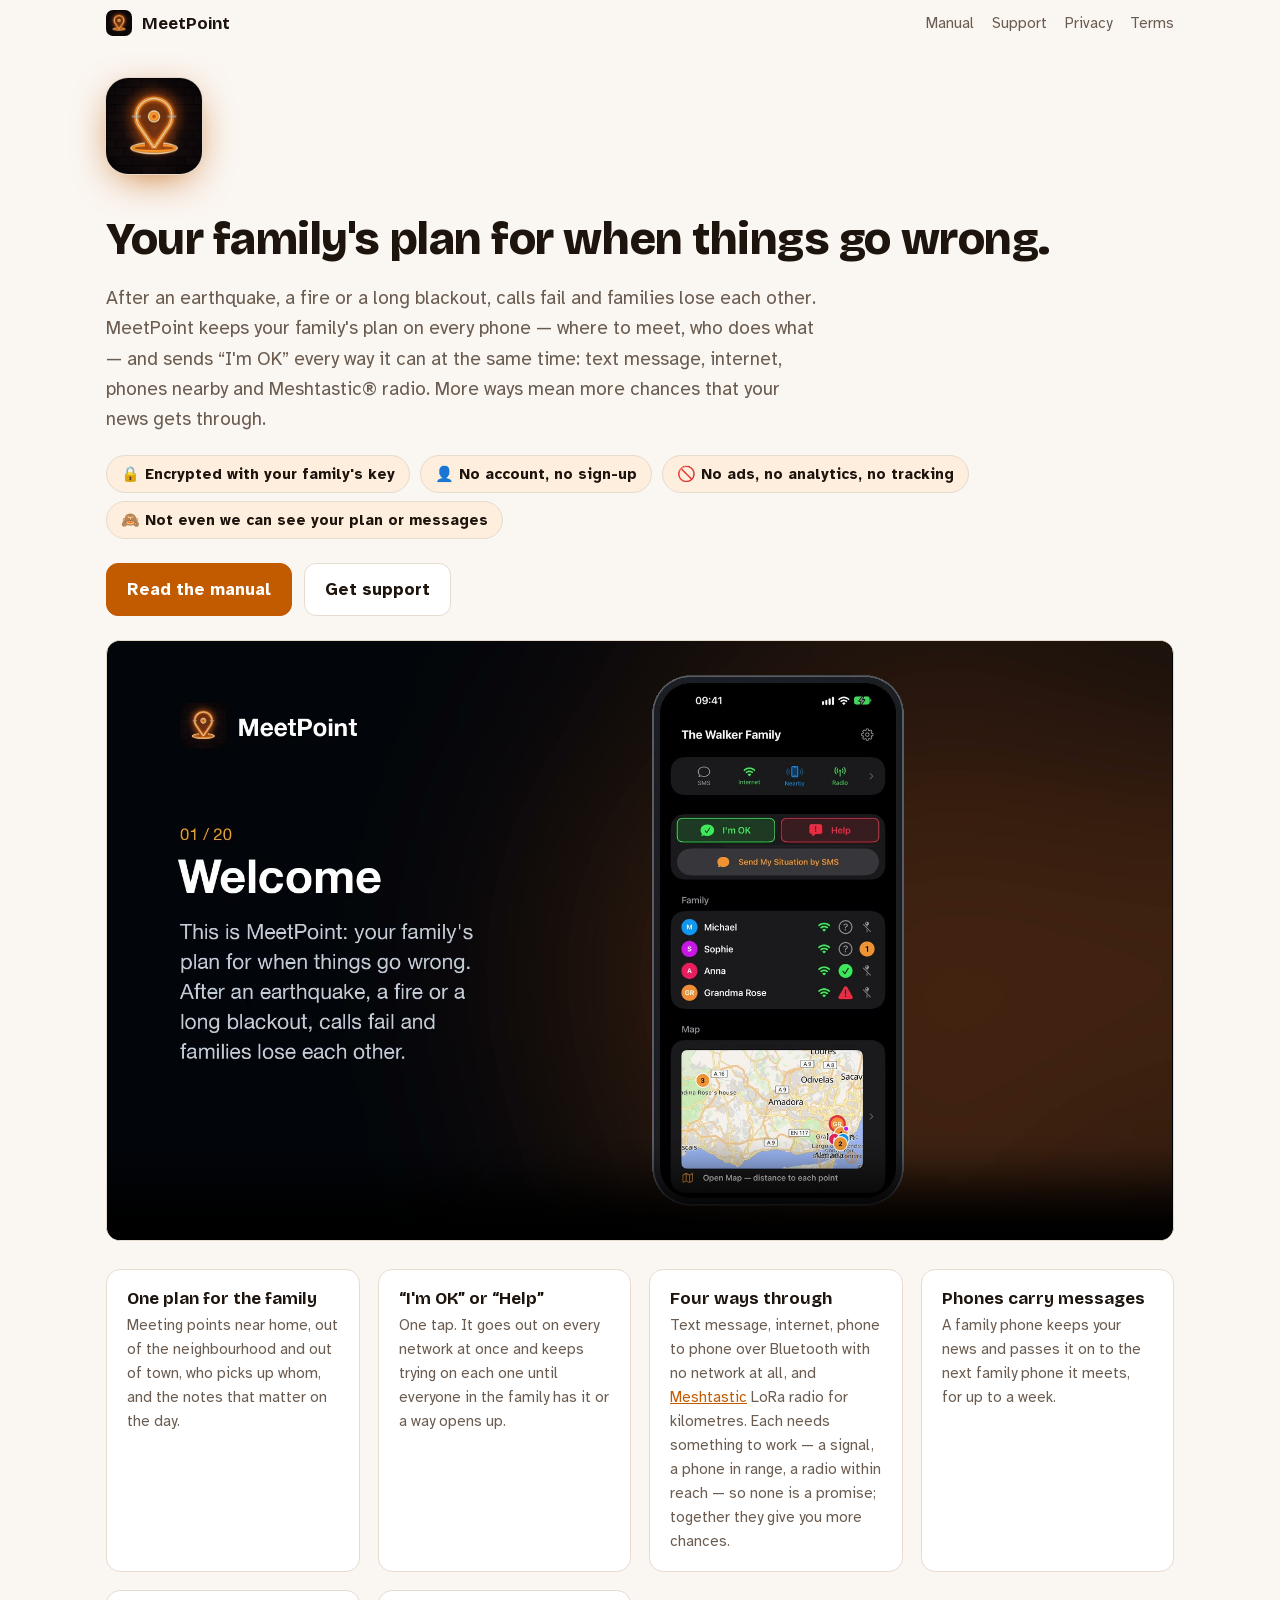
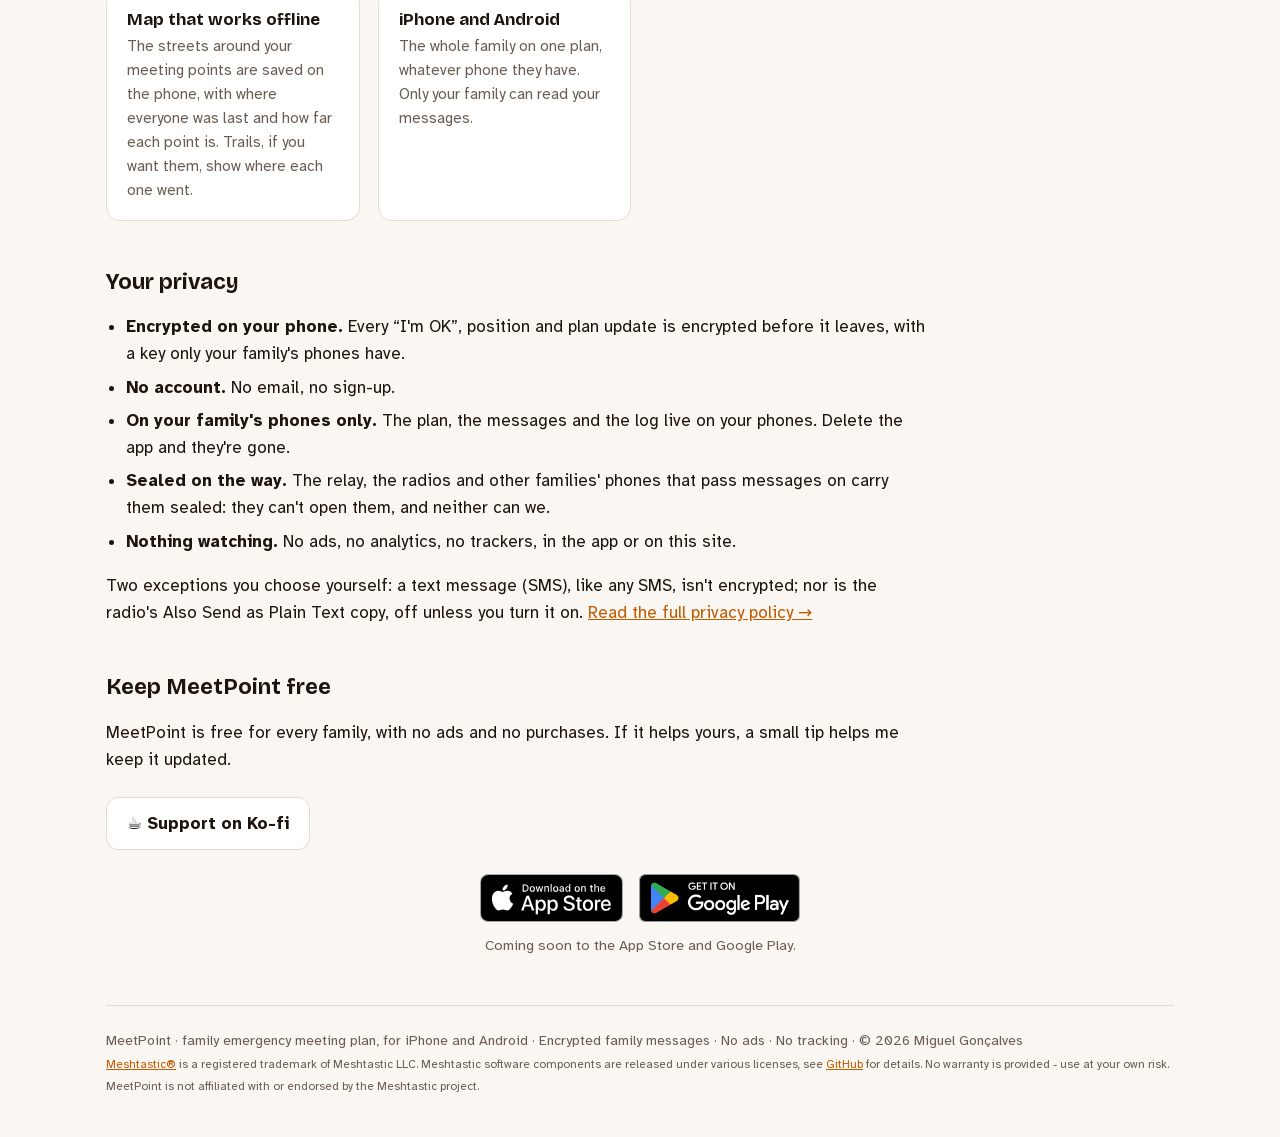
<file: index.html>
<!doctype html>
<html lang="en">
<head>
<meta charset="utf-8">
<meta name="viewport" content="width=device-width, initial-scale=1">
<title>MeetPoint — your family's emergency plan</title>
<meta name="description" content="MeetPoint keeps your family's emergency meeting plan on every phone and gets “I'm OK” through by SMS, internet, phones nearby or Meshtastic radio.">
<link rel="icon" href="manual/img/icon.png">
<link rel="stylesheet" href="fonts/fonts.css">
<link rel="stylesheet" href="site.css">
</head>
<body>
<div class="wrap">
<nav class="top">
  <a class="home" href=""><img src="manual/img/icon.png" alt="">MeetPoint</a>
  <a href="manual/">Manual</a>
  <a href="support/">Support</a>
  <a href="privacy/">Privacy</a>
  <a href="terms/">Terms</a>
</nav>
<img class="hero-icon" src="manual/img/icon.png" alt="MeetPoint app icon">
<h1>Your family's plan for when things go wrong.</h1>
<p class="lede">After an earthquake, a fire or a long blackout, calls fail and families lose each other. MeetPoint keeps your family's plan on every phone — where to meet, who does what — and sends “I'm OK” every way it can at the same time: text message, internet, phones nearby and Meshtastic® radio. More ways mean more chances that your news gets through.</p>
<ul class="badges" aria-label="Privacy">
  <li>🔒 Encrypted with your family's key</li>
  <li>👤 No account, no sign-up</li>
  <li>🚫 No ads, no analytics, no tracking</li>
  <li>🙈 Not even we can see your plan or messages</li>
</ul>
<div class="buttons">
  <a class="btn primary" href="manual/">Read the manual</a>
  <a class="btn" href="support/">Get support</a>
</div>
<video controls preload="metadata" poster="manual/img/poster.jpg" src="media/MeetPoint-Tour.mp4?v=20261111c"></video>
<div class="grid">
  <div class="card"><h3>One plan for the family</h3><p>Meeting points near home, out of the neighbourhood and out of town, who picks up whom, and the notes that matter on the day.</p></div>
  <div class="card"><h3>“I'm OK” or “Help”</h3><p>One tap. It goes out on every network at once and keeps trying on each one until everyone in the family has it or a way opens up.</p></div>
  <div class="card"><h3>Four ways through</h3><p>Text message, internet, phone to phone over Bluetooth with no network at all, and <a href="https://meshtastic.org">Meshtastic</a> LoRa radio for kilometres. Each needs something to work — a signal, a phone in range, a radio within reach — so none is a promise; together they give you more chances.</p></div>
  <div class="card"><h3>Phones carry messages</h3><p>A family phone keeps your news and passes it on to the next family phone it meets, for up to a week.</p></div>
  <div class="card"><h3>Map that works offline</h3><p>The streets around your meeting points are saved on the phone, with where everyone was last and how far each point is. Trails, if you want them, show where each one went.</p></div>
  <div class="card"><h3>iPhone and Android</h3><p>The whole family on one plan, whatever phone they have. Only your family can read your messages.</p></div>
</div>
<h2 id="privacy">Your privacy</h2>
<ul class="privacy">
  <li><strong>Encrypted on your phone.</strong> Every “I'm OK”, position and plan update is encrypted before it leaves, with a key only your family's phones have.</li>
  <li><strong>No account.</strong> No email, no sign-up.</li>
  <li><strong>On your family's phones only.</strong> The plan, the messages and the log live on your phones. Delete the app and they're gone.</li>
  <li><strong>Sealed on the way.</strong> The relay, the radios and other families' phones that pass messages on carry them sealed: they can't open them, and neither can we.</li>
  <li><strong>Nothing watching.</strong> No ads, no analytics, no trackers, in the app or on this site.</li>
</ul>
<p>Two exceptions you choose yourself: a text message (SMS), like any SMS, isn't encrypted; nor is the radio's Also Send as Plain Text copy, off unless you turn it on. <a href="privacy/">Read the full privacy policy →</a></p>
<h2>Keep MeetPoint free</h2>
<p>MeetPoint is free for every family, with no ads and no purchases. If it helps yours, a small tip helps me keep it updated.</p>
<div class="buttons">
  <a class="btn" href="https://ko-fi.com/needtoapp" target="_blank" rel="noopener">☕ Support on Ko-fi</a>
</div>
<!-- Store badges: not live yet. To turn one on, change its <span class="store soon"> to
     <a class="store" href="..."> and drop the "Coming soon" line when both are live.
     Google Play: https://play.google.com/store/apps/details?id=com.miguelgoncalves.meetpoint -->
<div class="stores">
  <span class="store soon" aria-disabled="true"><img class="apple" src="media/badges/app-store-badge.svg" alt="Download on the App Store"></span>
  <span class="store soon" aria-disabled="true"><img class="google" src="media/badges/google-play-badge.png" alt="Get it on Google Play"></span>
  <p class="soon-note">Coming soon to the App Store and Google Play.</p>
</div>
<footer>MeetPoint · family emergency meeting plan, for iPhone and Android · Encrypted family messages · No ads · No tracking · © 2026 Miguel Gonçalves<br><small><a href="https://meshtastic.org">Meshtastic®</a> is a registered trademark of Meshtastic LLC. Meshtastic software components are released under various licenses, see <a href="https://github.com/meshtastic">GitHub</a> for details. No warranty is provided - use at your own risk. MeetPoint is not affiliated with or endorsed by the Meshtastic project.</small></footer>
</div>
</body>
</html>
</file>
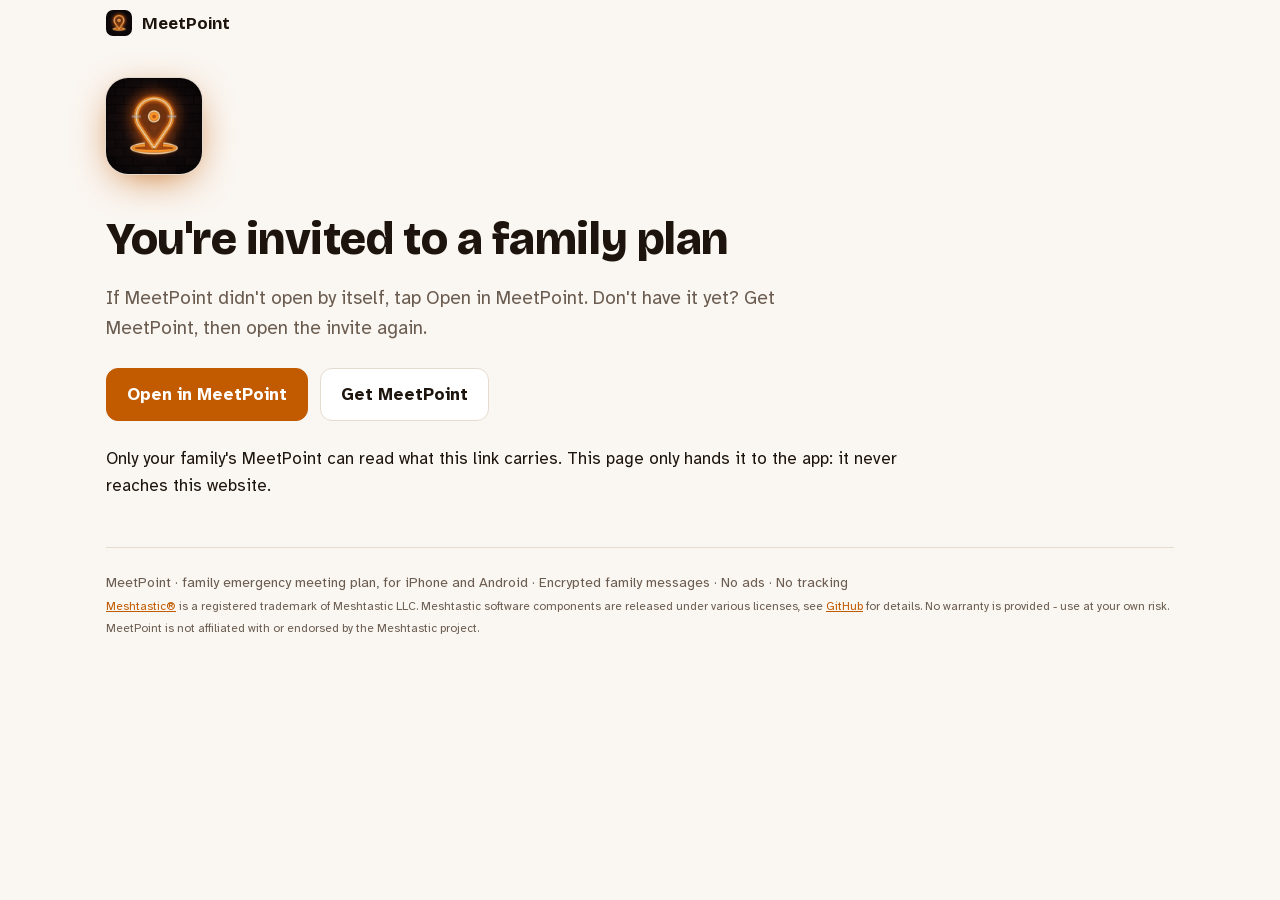
<file: join/index.html>
<!doctype html>
<html lang="en">
<head>
<meta charset="utf-8">
<meta name="viewport" content="width=device-width, initial-scale=1">
<title>Join a MeetPoint family</title>
<meta name="robots" content="noindex">
<link rel="icon" href="../manual/img/icon.png">
<link rel="stylesheet" href="../fonts/fonts.css">
<link rel="stylesheet" href="../site.css">
</head>
<body>
<div class="wrap">
<nav class="top">
  <a class="home" href="../"><img src="../manual/img/icon.png" alt="">MeetPoint</a>
</nav>
<img class="hero-icon" src="../manual/img/icon.png" alt="MeetPoint app icon">
<h1>You're invited to a family plan</h1>
<p class="lede">If MeetPoint didn't open by itself, tap Open in MeetPoint. Don't have it yet? Get MeetPoint, then open the invite again.</p>
<div class="buttons">
  <a class="btn primary" id="open" href="#">Open in MeetPoint</a>
  <a class="btn" href="../">Get MeetPoint</a>
</div>
<p>Only your family's MeetPoint can read what this link carries. This page only hands it to the app: it never reaches this website.</p>
<footer>MeetPoint · family emergency meeting plan, for iPhone and Android · Encrypted family messages · No ads · No tracking<br><small><a href="https://meshtastic.org">Meshtastic®</a> is a registered trademark of Meshtastic LLC. Meshtastic software components are released under various licenses, see <a href="https://github.com/meshtastic">GitHub</a> for details. No warranty is provided - use at your own risk. MeetPoint is not affiliated with or endorsed by the Meshtastic project.</small></footer>
</div>
<script>
// What the link carries is after the #: it never reaches this site. Handed on to the app as meetpoint://join/.
var data = location.hash.slice(1);
var app = "meetpoint://join/" + data;
document.getElementById("open").href = app;
if (data) location.replace(app);
</script>
</body>
</html>
</file>
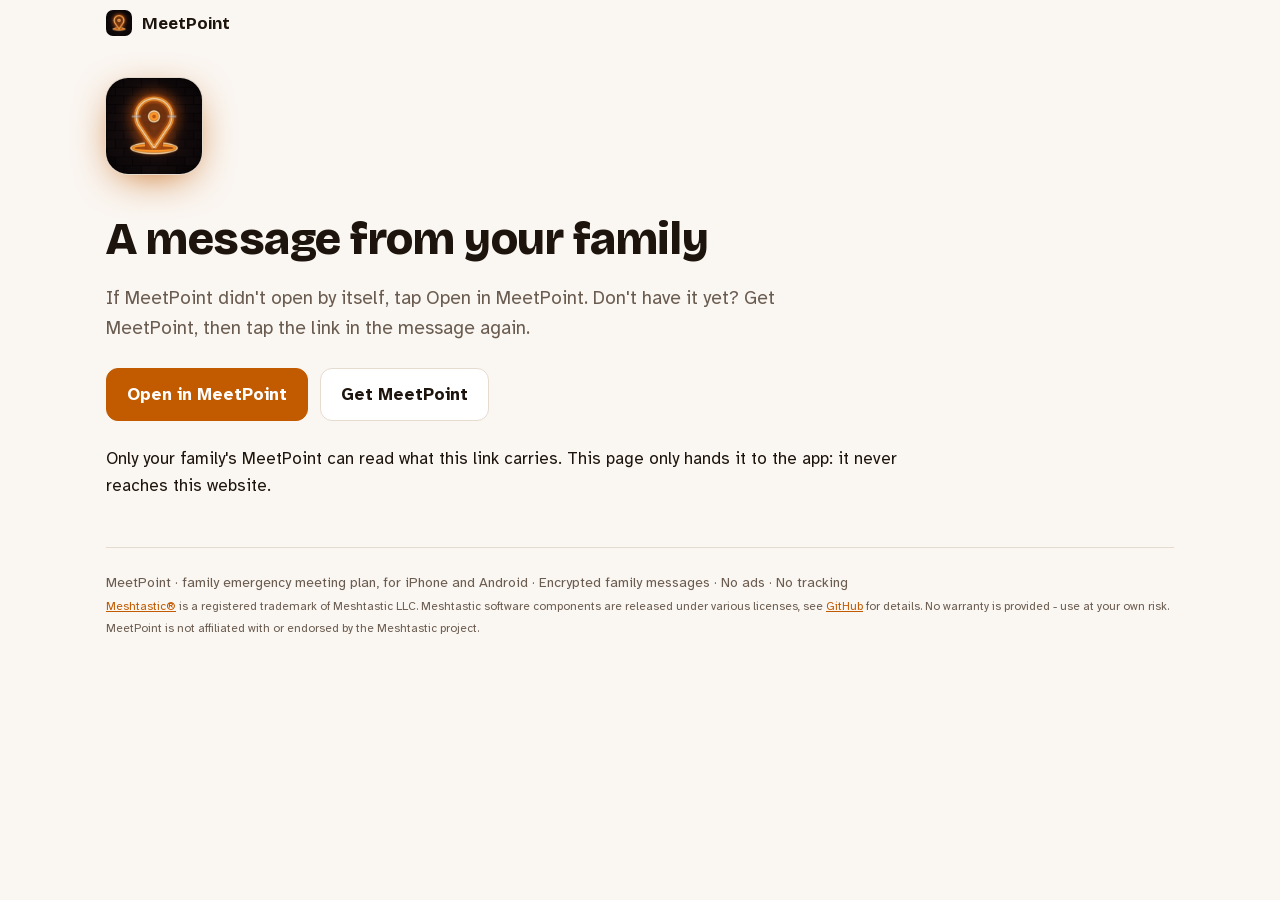
<file: m/index.html>
<!doctype html>
<html lang="en">
<head>
<meta charset="utf-8">
<meta name="viewport" content="width=device-width, initial-scale=1">
<title>MeetPoint message</title>
<meta name="robots" content="noindex">
<link rel="icon" href="../manual/img/icon.png">
<link rel="stylesheet" href="../fonts/fonts.css">
<link rel="stylesheet" href="../site.css">
</head>
<body>
<div class="wrap">
<nav class="top">
  <a class="home" href="../"><img src="../manual/img/icon.png" alt="">MeetPoint</a>
</nav>
<img class="hero-icon" src="../manual/img/icon.png" alt="MeetPoint app icon">
<h1>A message from your family</h1>
<p class="lede">If MeetPoint didn't open by itself, tap Open in MeetPoint. Don't have it yet? Get MeetPoint, then tap the link in the message again.</p>
<div class="buttons">
  <a class="btn primary" id="open" href="#">Open in MeetPoint</a>
  <a class="btn" href="../">Get MeetPoint</a>
</div>
<p>Only your family's MeetPoint can read what this link carries. This page only hands it to the app: it never reaches this website.</p>
<footer>MeetPoint · family emergency meeting plan, for iPhone and Android · Encrypted family messages · No ads · No tracking<br><small><a href="https://meshtastic.org">Meshtastic®</a> is a registered trademark of Meshtastic LLC. Meshtastic software components are released under various licenses, see <a href="https://github.com/meshtastic">GitHub</a> for details. No warranty is provided - use at your own risk. MeetPoint is not affiliated with or endorsed by the Meshtastic project.</small></footer>
</div>
<script>
// What the link carries is after the #: it never reaches this site. Handed on to the app as meetpoint://m/.
var data = location.hash.slice(1);
var app = "meetpoint://m/" + data;
document.getElementById("open").href = app;
if (data) location.replace(app);
</script>
</body>
</html>
</file>
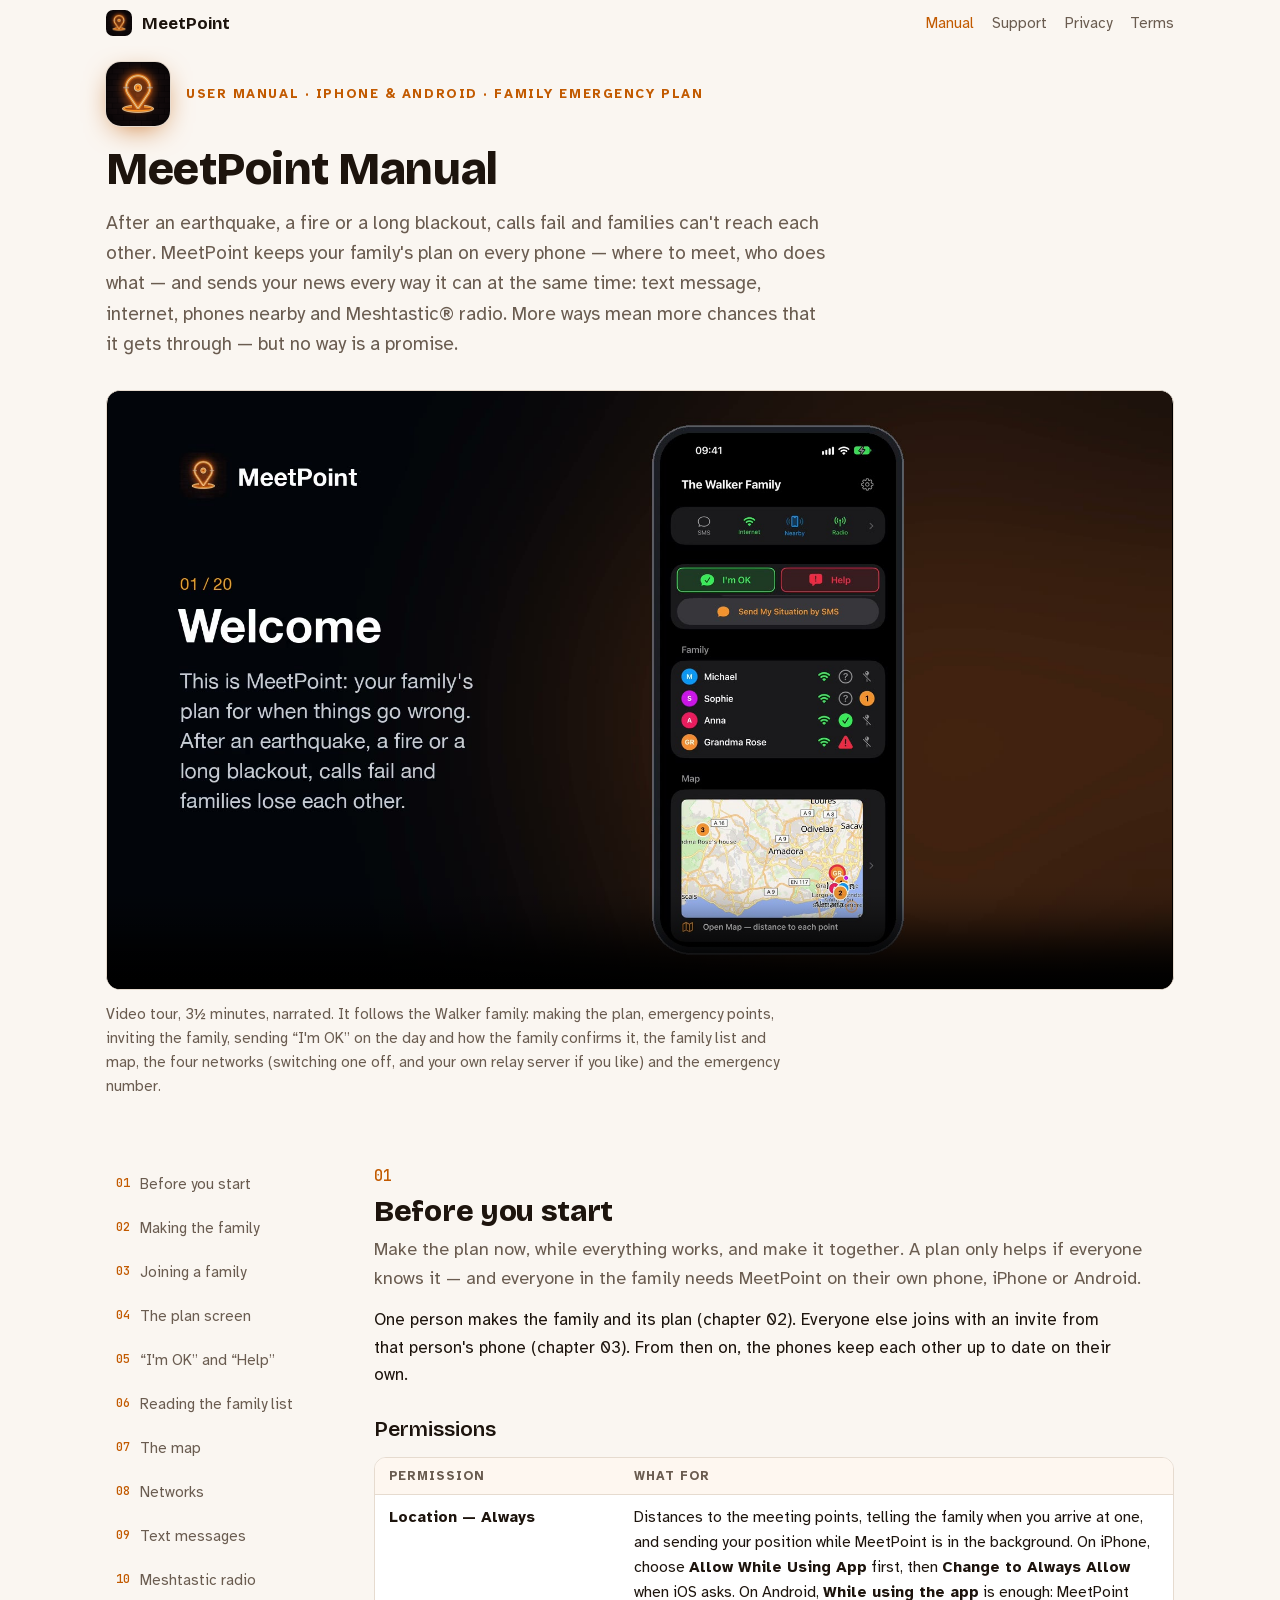
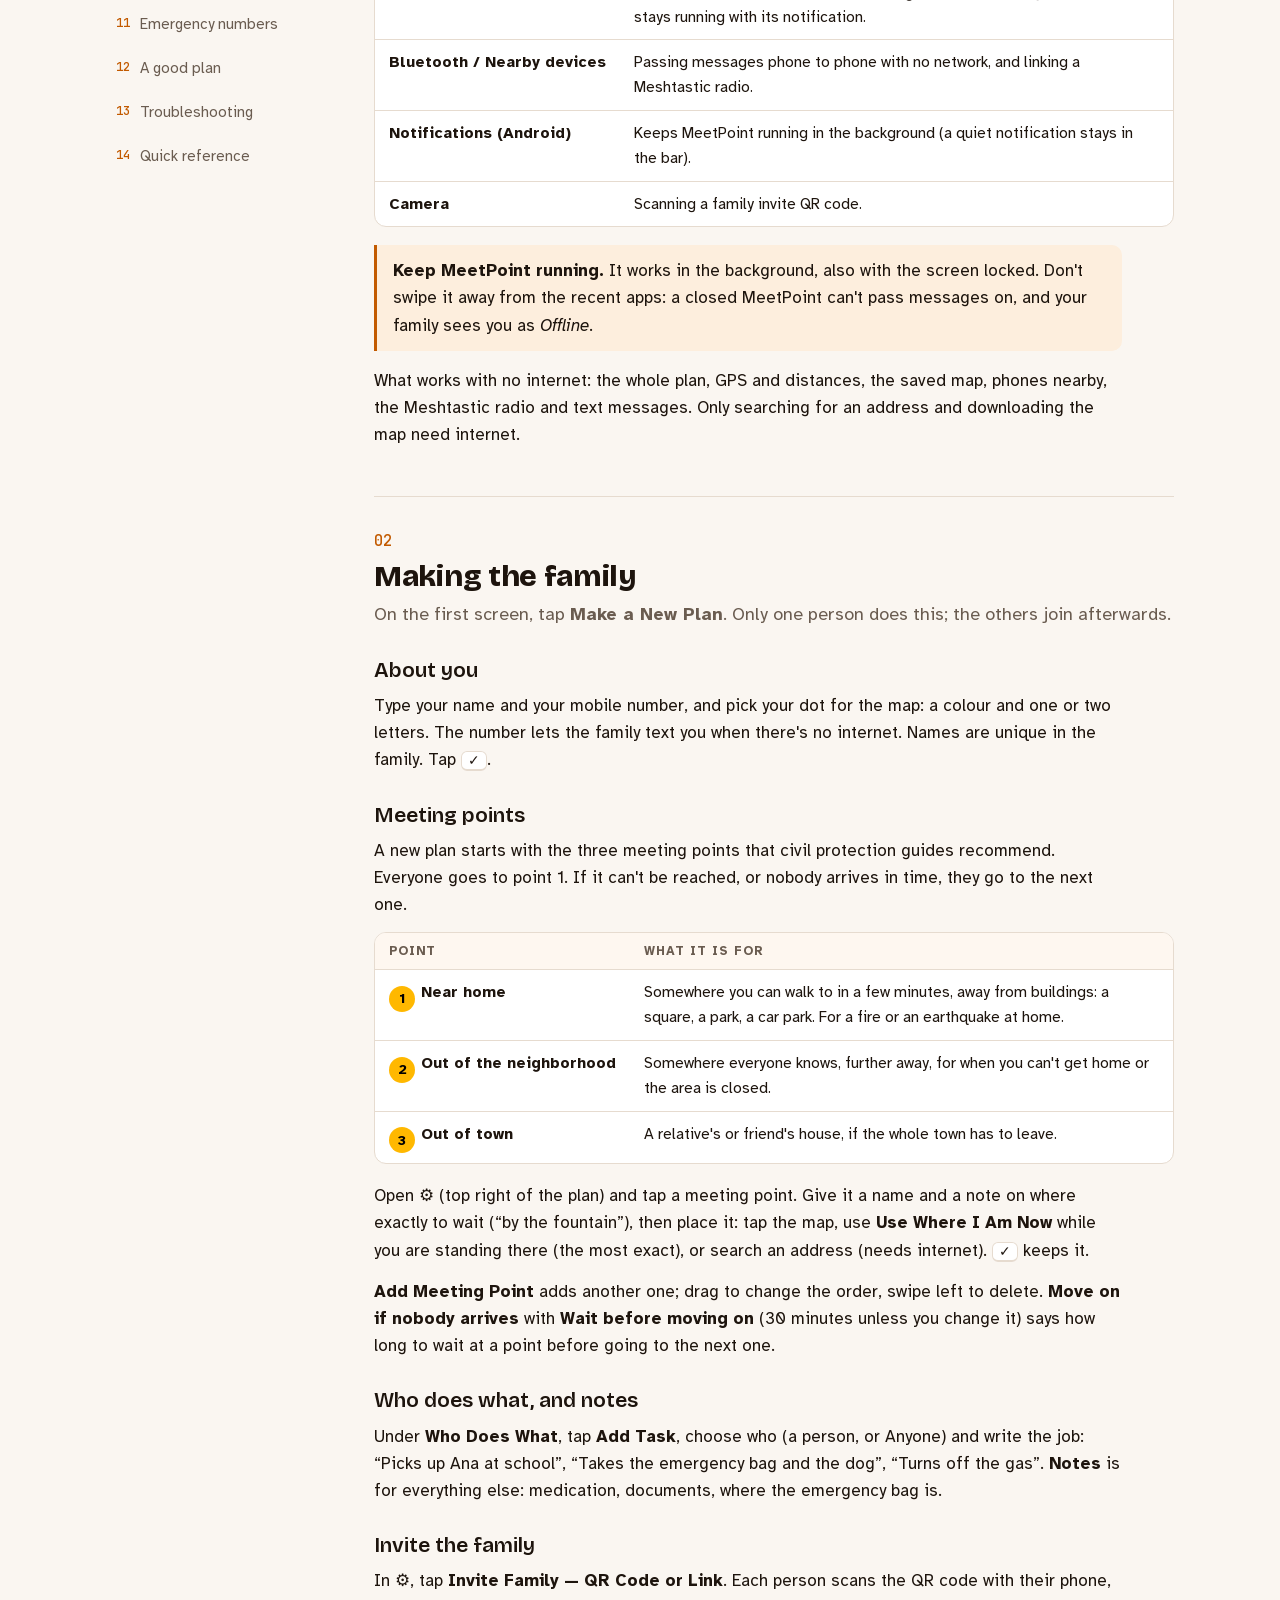
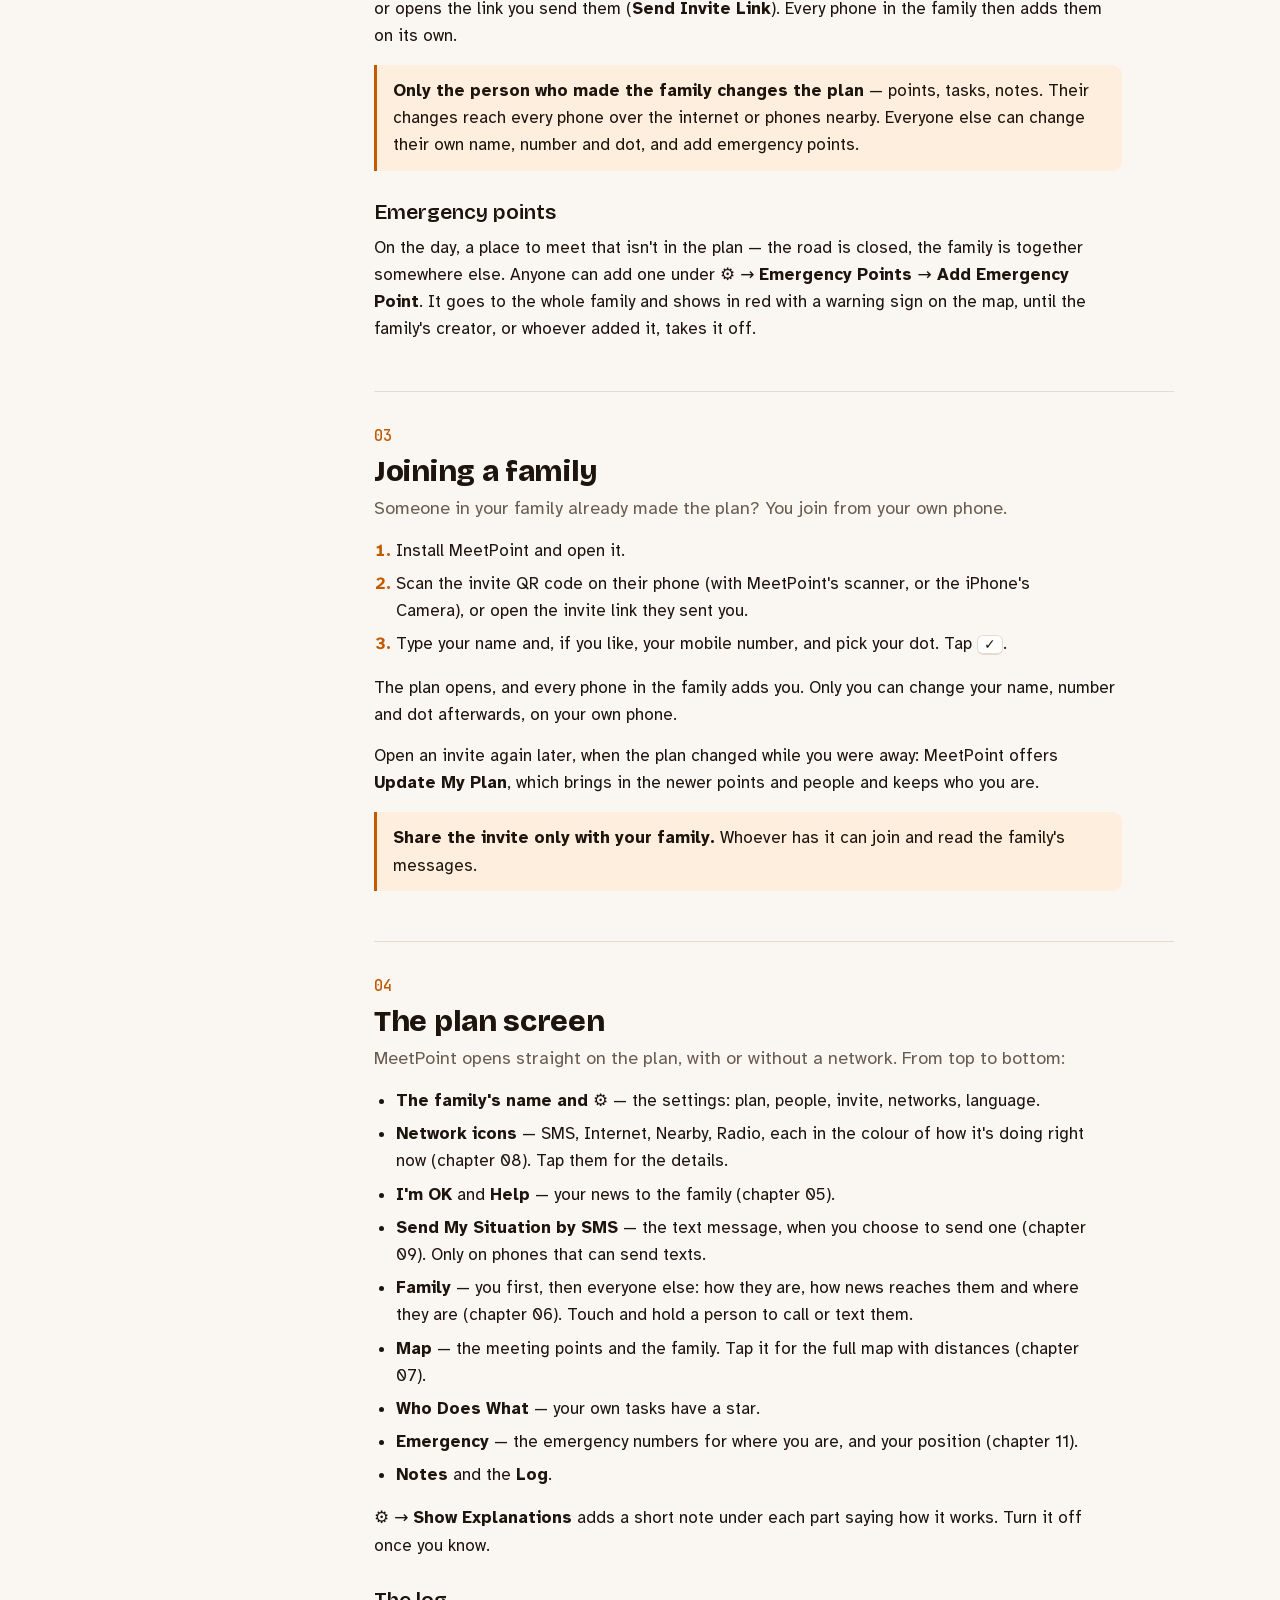
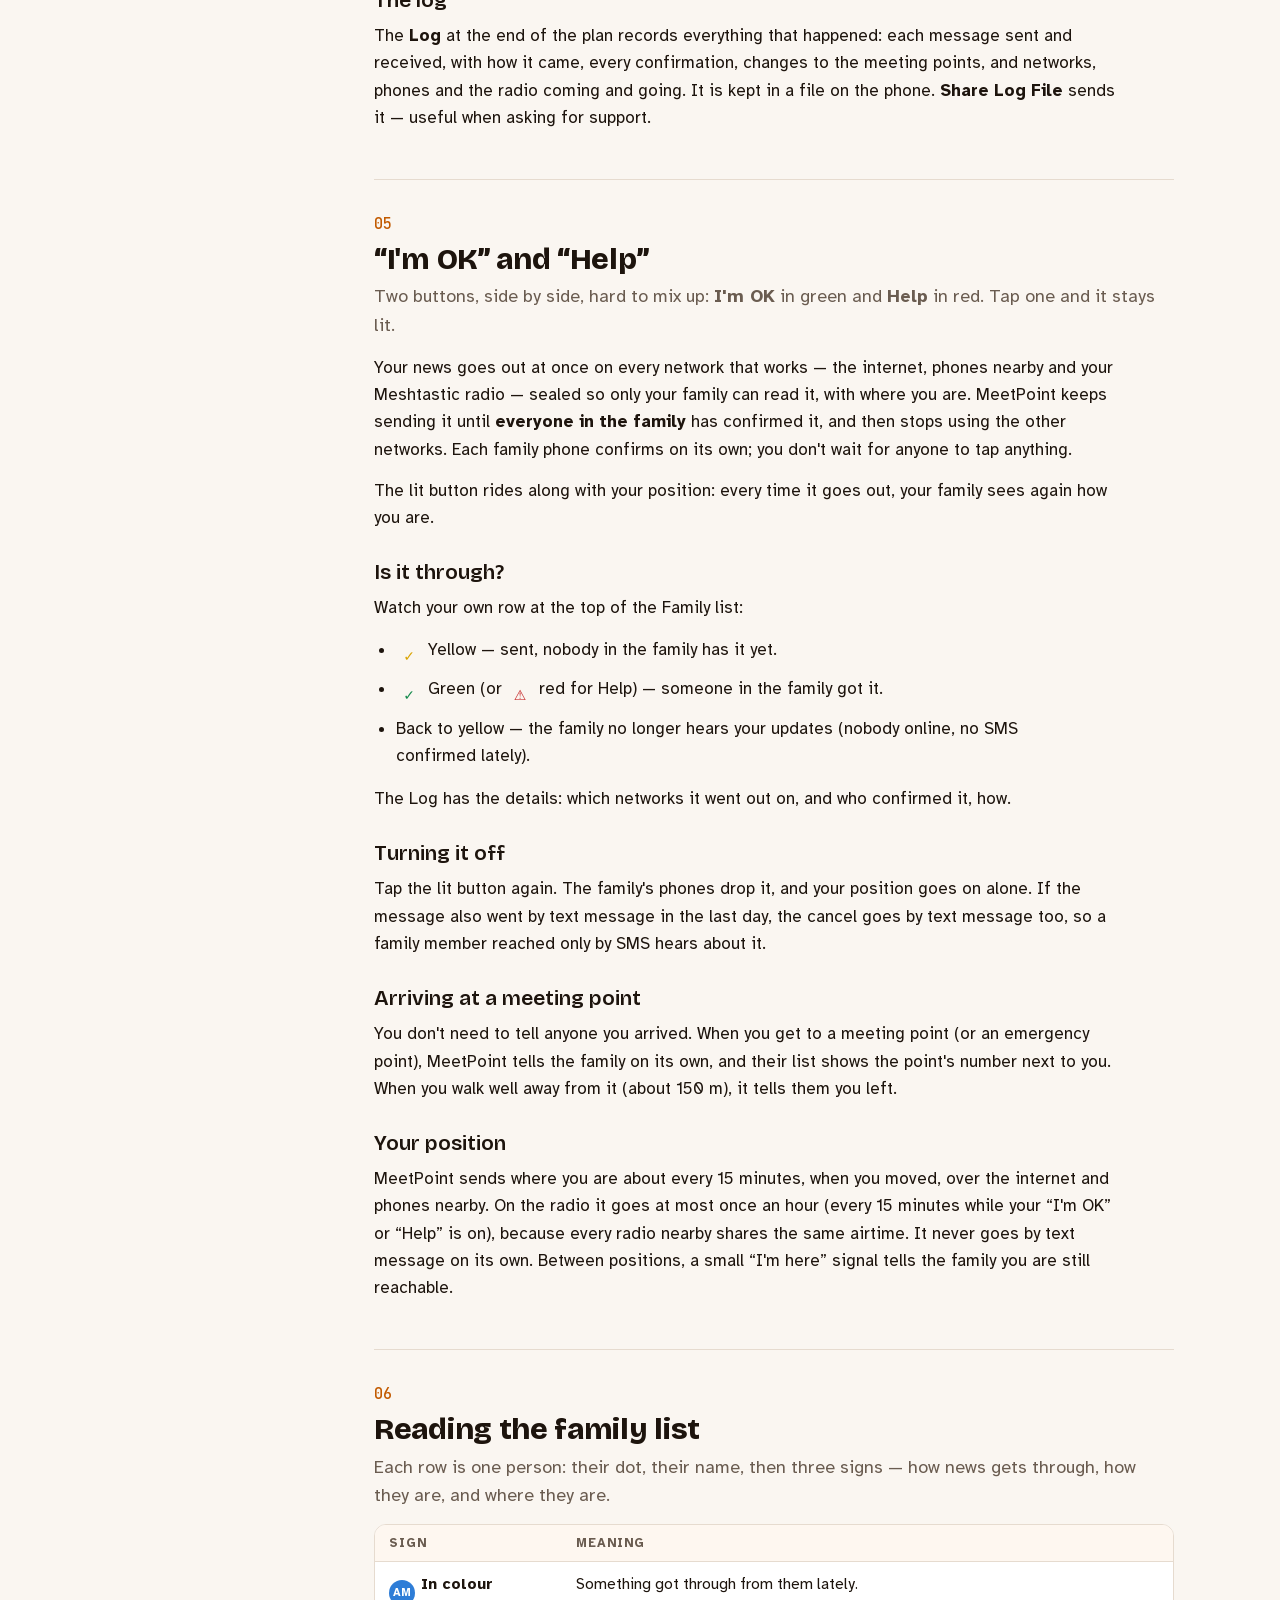
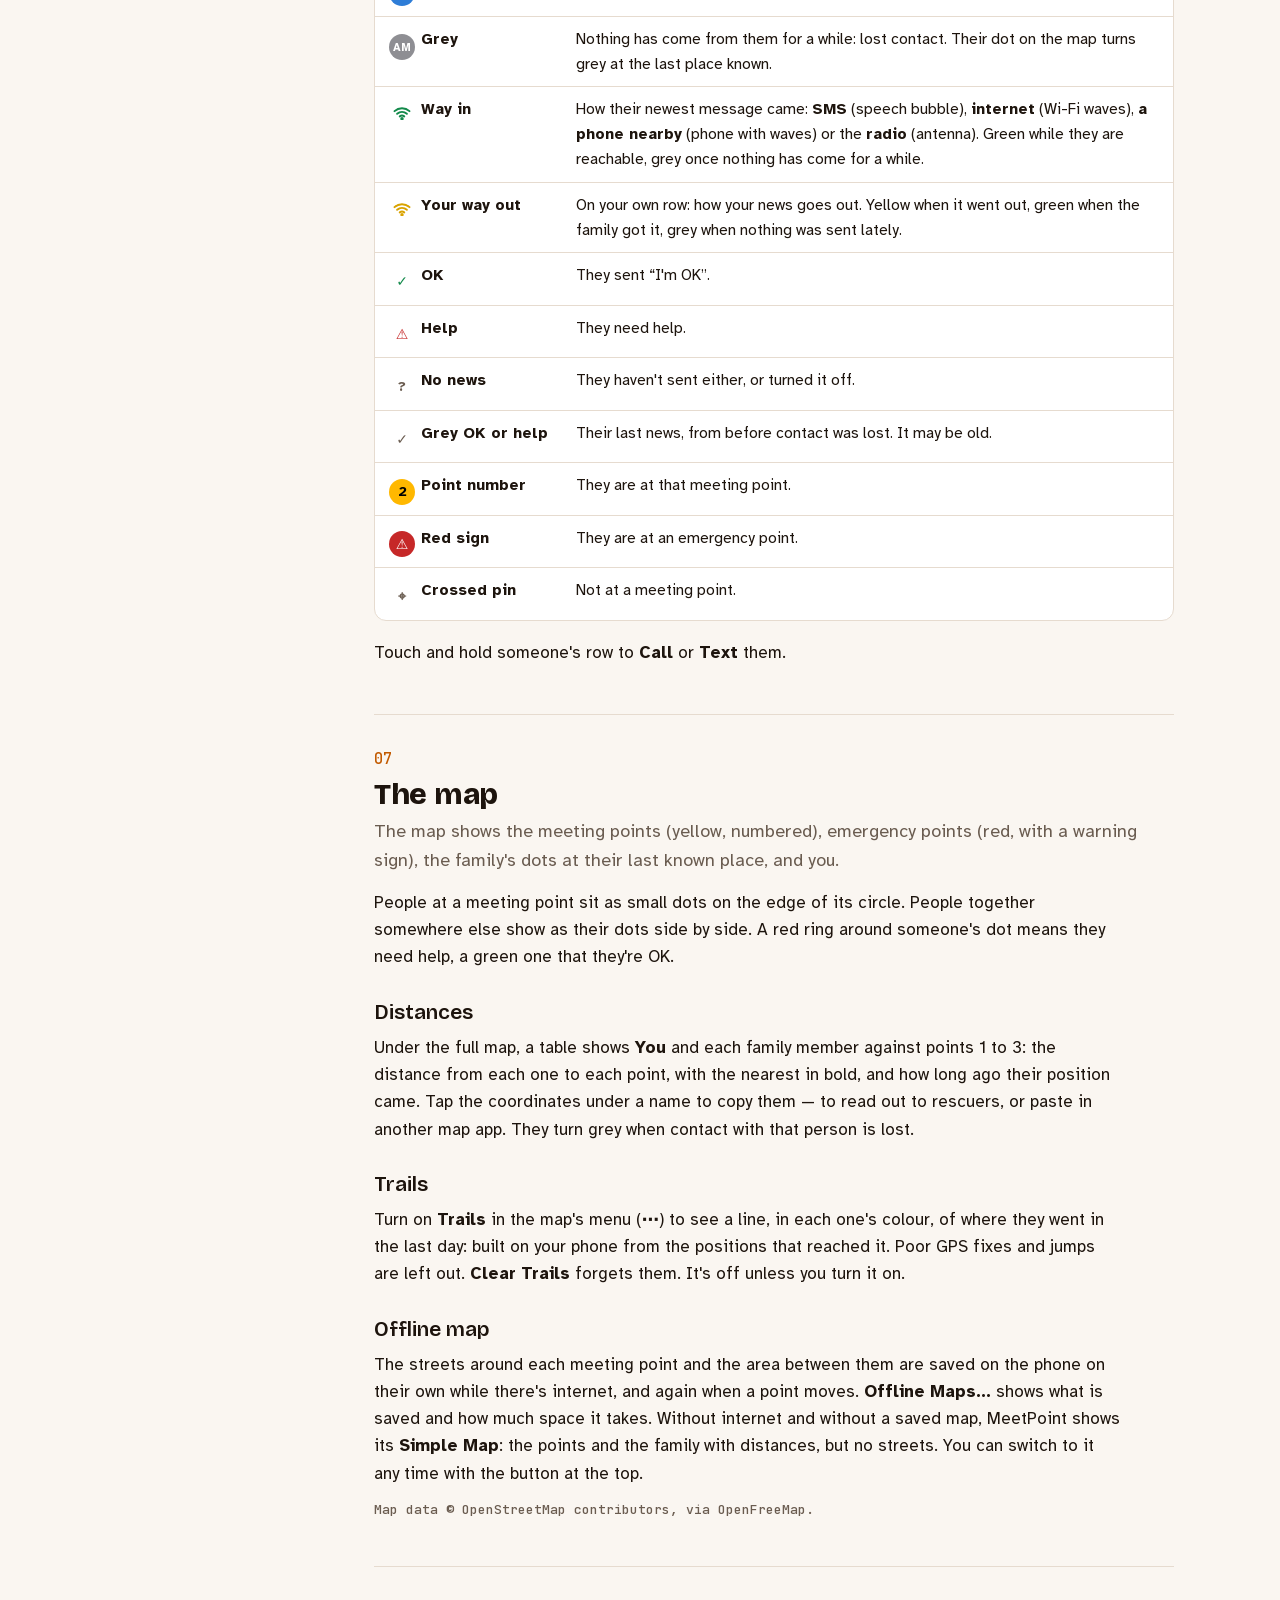
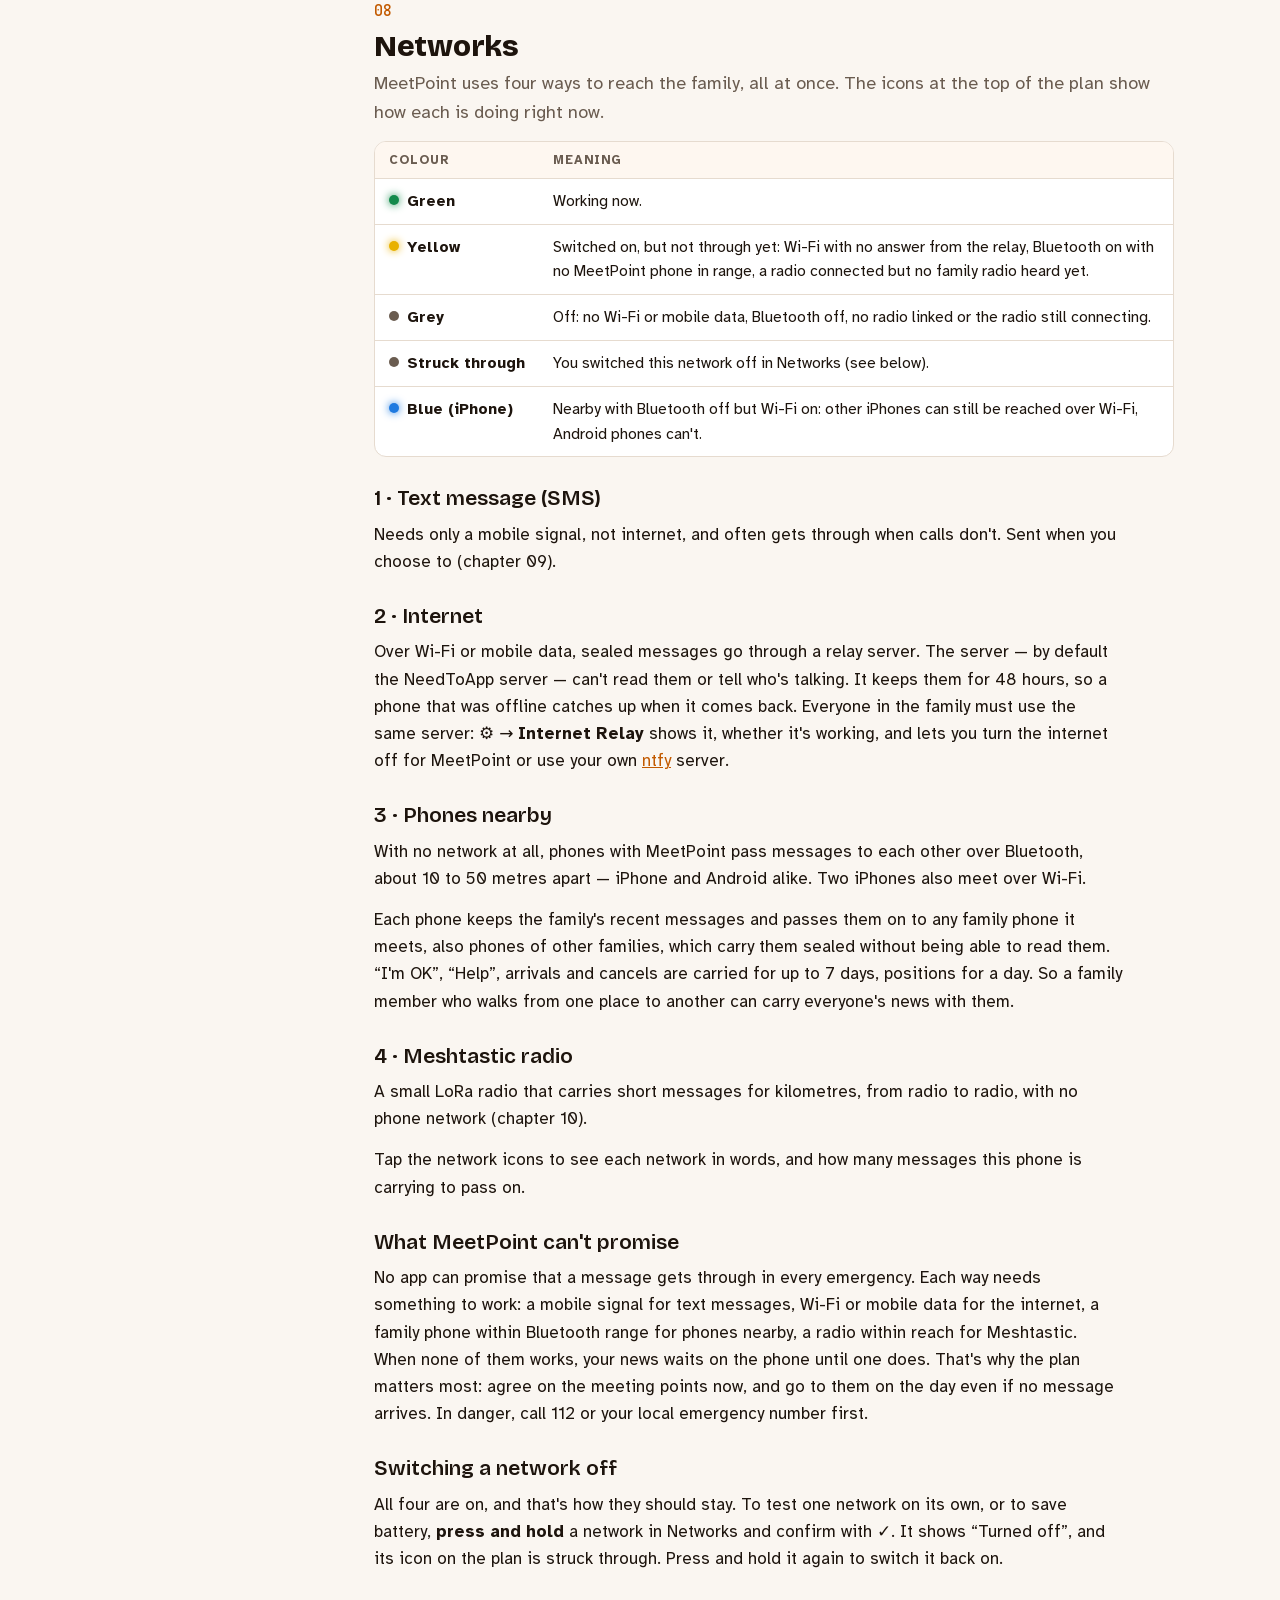
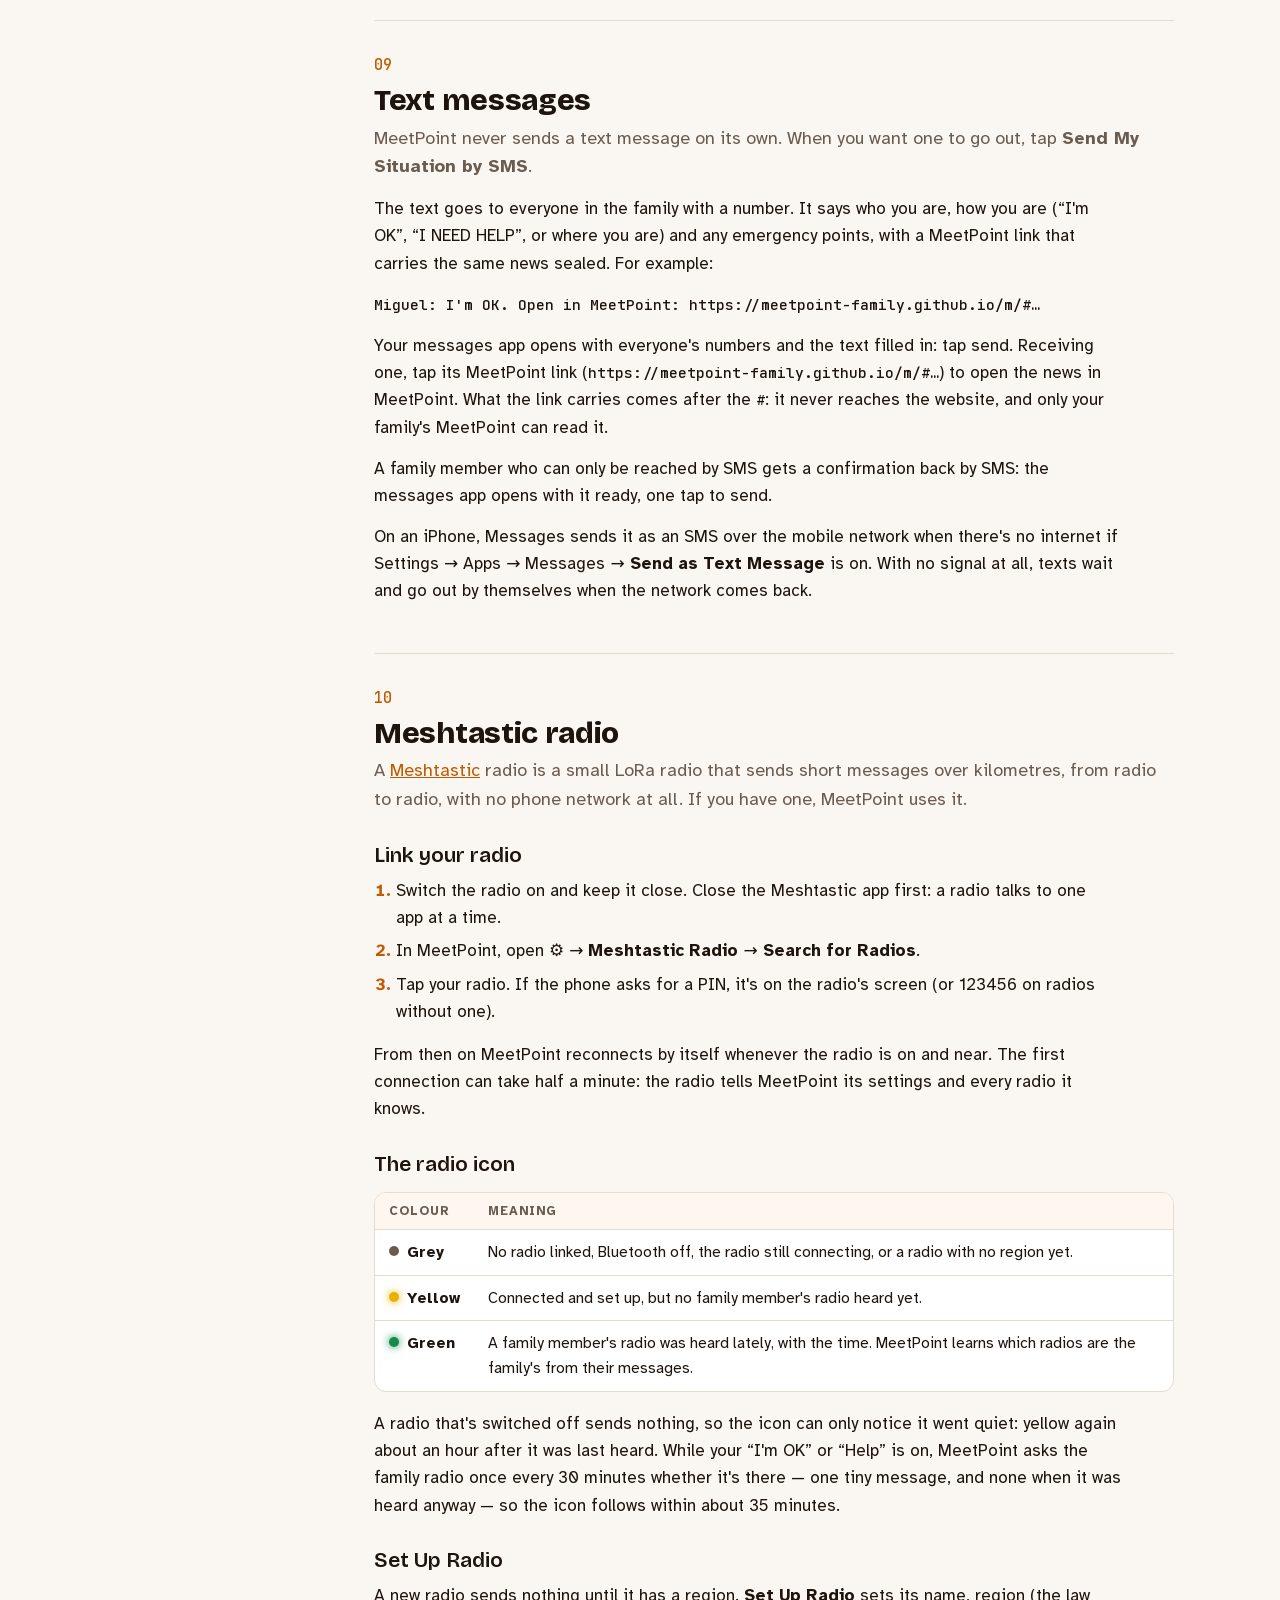
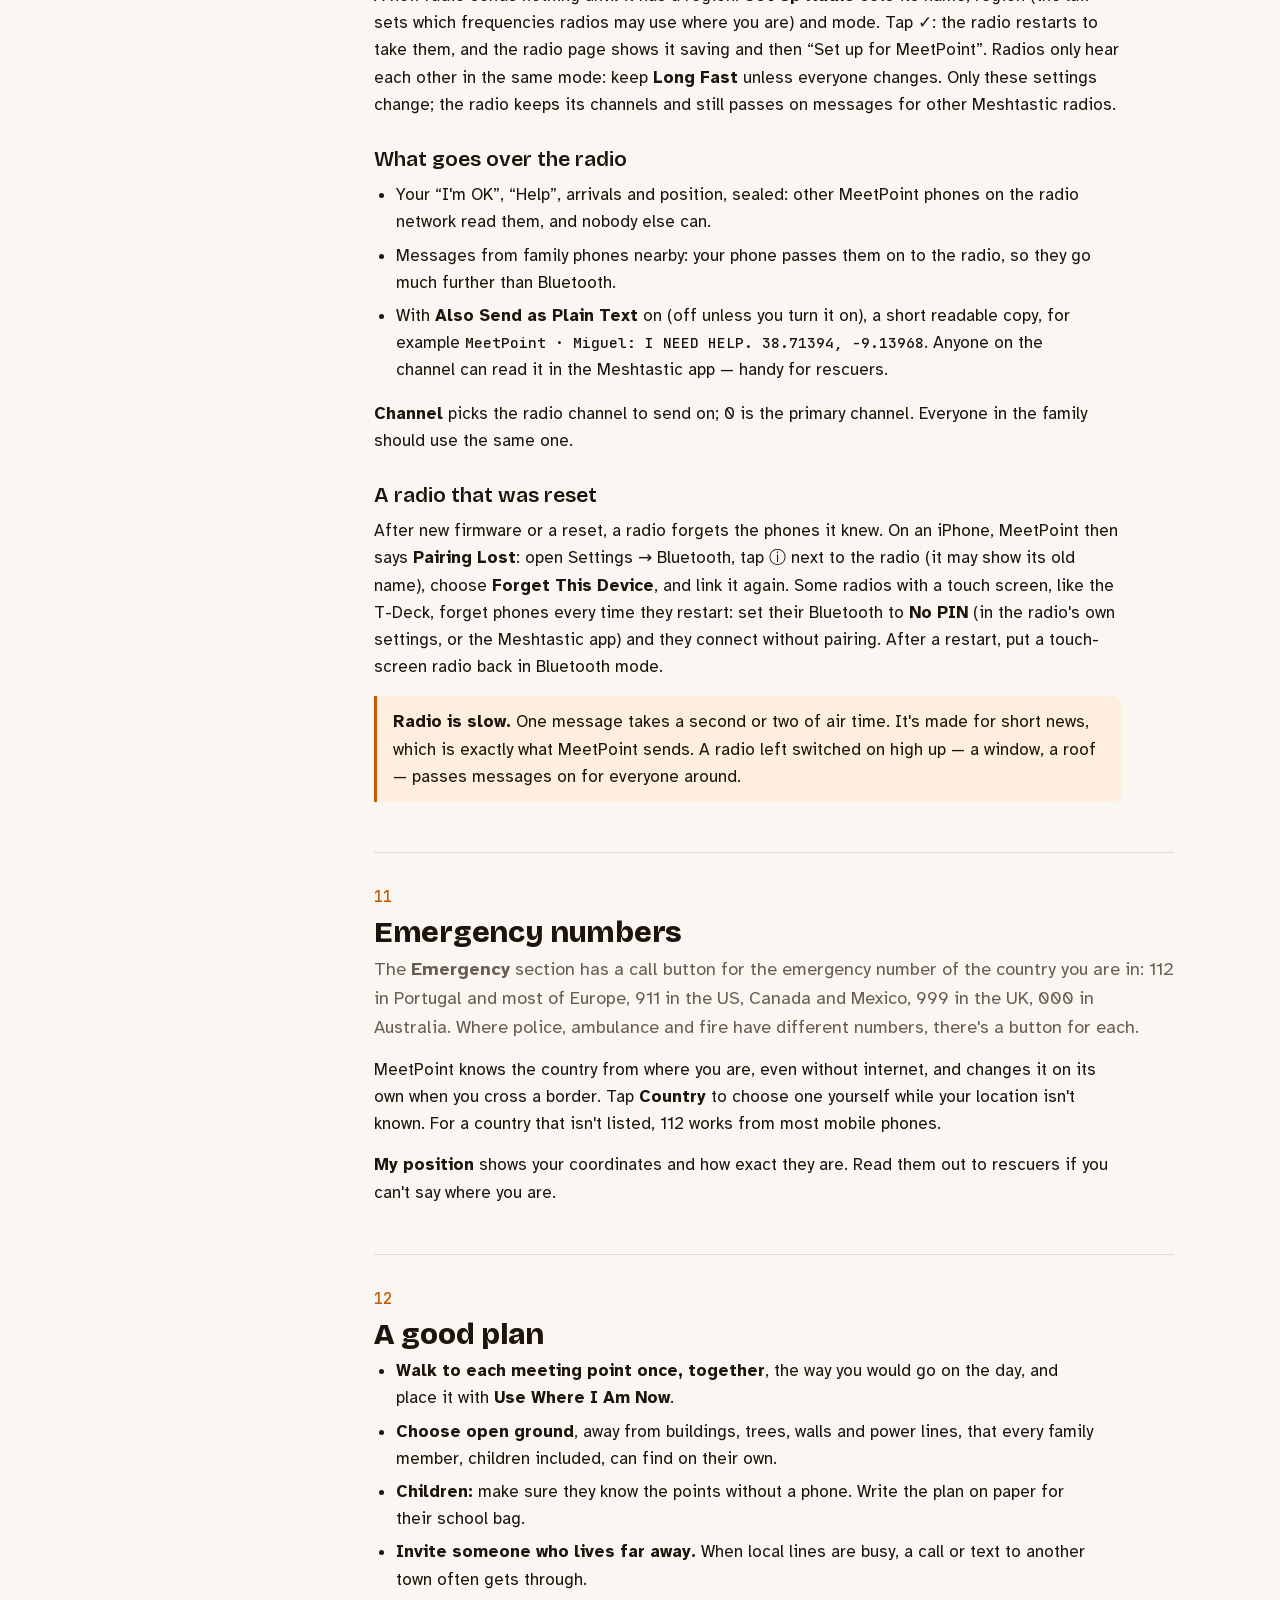
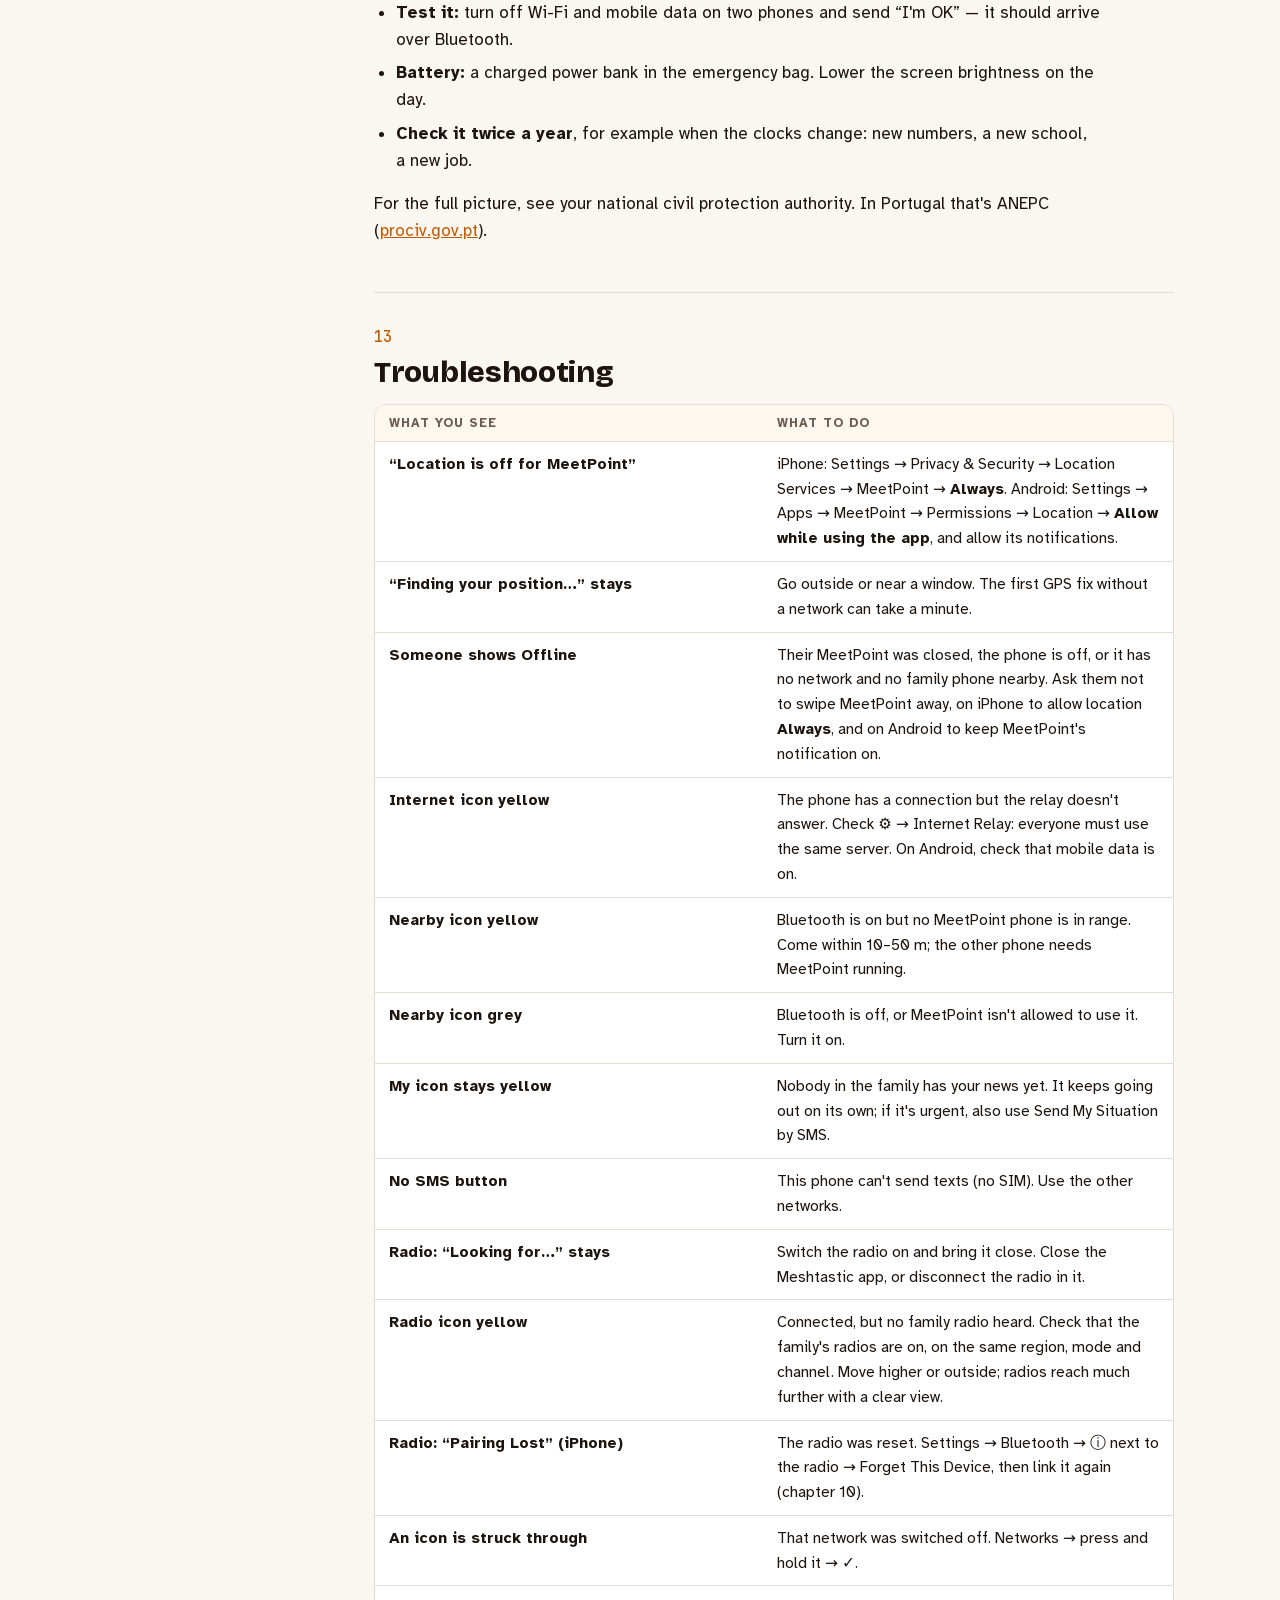
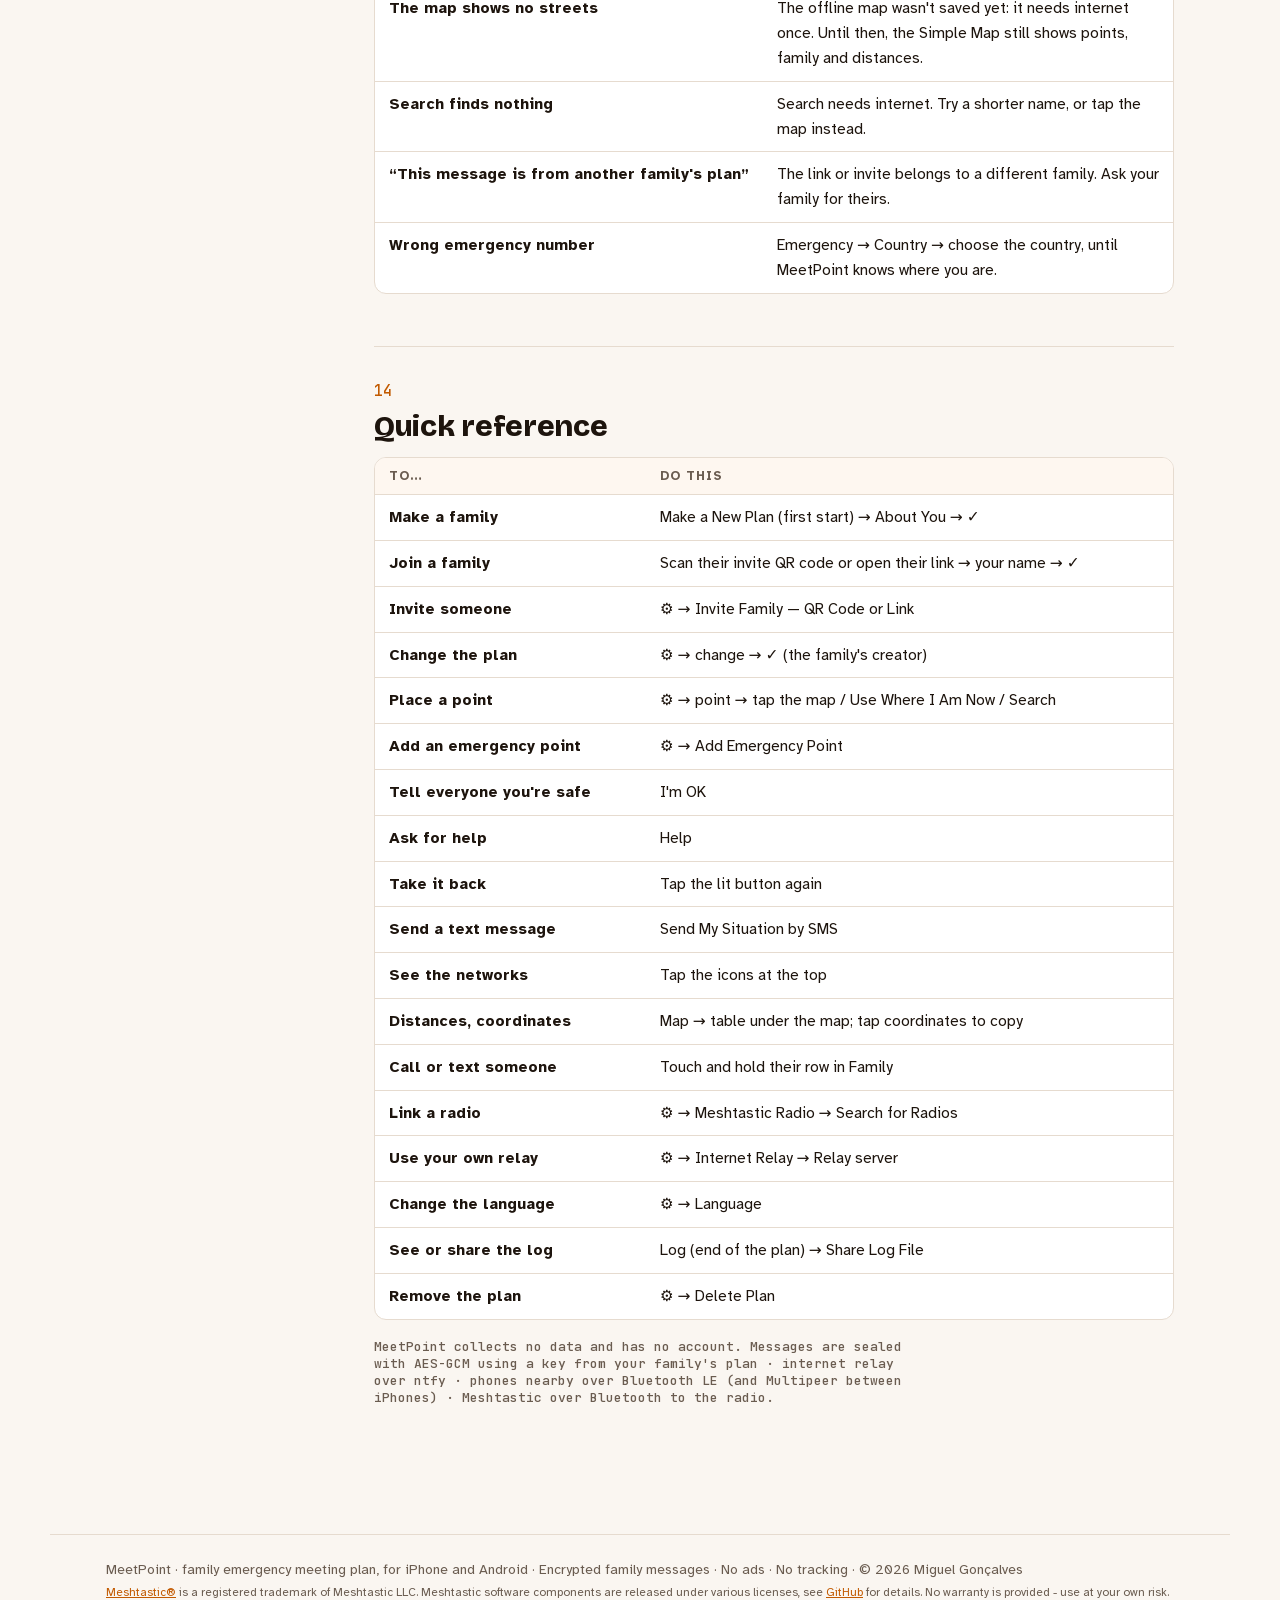
<file: manual/index.html>
<!doctype html>
<html lang="en">
<head>
<meta charset="utf-8">
<meta name="viewport" content="width=device-width, initial-scale=1, viewport-fit=cover">
<title>MeetPoint Manual</title>
<meta name="description" content="How to make your family's emergency plan with MeetPoint and use it on the day.">
<link rel="icon" href="img/icon.png">
<link rel="stylesheet" href="../fonts/fonts.css">
<style>
/* Layout: a field manual — sticky chapter rail on the left, reading column with phone screenshots set beside the steps. */
:root {
  --bg: #faf6f1;
  --surface: #ffffff;
  --ink: #1d140d;
  --muted: #6a5c50;
  --line: #e6dbcf;
  --neon: #c25a00;
  --neon-soft: #fdeedd;
  --ok: #138a4b;
  --warn: #b35c00;
  --bad: #c62828;
  --display: "Bricolage Grotesque", "Avenir Next", system-ui, sans-serif;
  --body: "Atkinson Hyperlegible", system-ui, -apple-system, sans-serif;
  --mono: "JetBrains Mono", ui-monospace, Menlo, monospace;
  color-scheme: light;
}
@media (prefers-color-scheme: dark) {
  :root:not([data-theme="light"]) {
    --bg: #0f0b08; --surface: #1a1410; --ink: #f6efe8; --muted: #b3a597; --line: #33281f;
    --neon: #ff9a3c; --neon-soft: #3a210c; --ok: #42d48a; --warn: #ffad4d; --bad: #ff6b6b;
    color-scheme: dark;
  }
}
:root[data-theme="dark"] {
  --bg: #0f0b08; --surface: #1a1410; --ink: #f6efe8; --muted: #b3a597; --line: #33281f;
  --neon: #ff9a3c; --neon-soft: #3a210c; --ok: #42d48a; --warn: #ffad4d; --bad: #ff6b6b;
  color-scheme: dark;
}

* { box-sizing: border-box; }
body { margin: 0; background: var(--bg); color: var(--ink); font: 17px/1.6 var(--body); }
a { color: var(--neon); }
a:focus-visible, button:focus-visible { outline: 3px solid var(--neon); outline-offset: 3px; border-radius: 4px; }
code, .mono { font-family: var(--mono); font-size: 0.86em; }
kbd { font: 600 0.82em var(--body); border: 1px solid var(--line); border-bottom-width: 2px; border-radius: 6px; padding: 0 6px; background: var(--surface); white-space: nowrap; }

.wrap { max-width: 1180px; margin: 0 auto; padding-inline: clamp(20px, 5vw, 56px); }

/* Masthead */
header.mast { padding-block: 48px 28px; }
.brand { display: flex; align-items: center; gap: 16px; }
.brand img { width: 64px; height: 64px; border-radius: 15px; box-shadow: 0 0 0 1px var(--line), 0 8px 30px -10px var(--neon); }
.eyebrow { font: 600 13px/1 var(--body); letter-spacing: 0.12em; text-transform: uppercase; color: var(--neon); }
h1 { font: 800 clamp(32px, 4.5vw, 46px)/1.08 var(--display); letter-spacing: -0.01em; margin: 18px 0 14px; text-wrap: balance; }
.lede { font-size: 19px; color: var(--muted); max-width: 60ch; margin: 0; }

.tour { margin-block: 30px 10px; display: grid; grid-template-columns: minmax(0, 1fr); gap: 12px; }
.tour video { width: 100%; max-width: 100%; aspect-ratio: 16 / 9; border-radius: 14px; background: #000; display: block; border: 1px solid var(--line); }
.tour p { margin: 0; color: var(--muted); font-size: 15px; }

/* Body: rail + content */
.layout { display: grid; grid-template-columns: 220px minmax(0, 1fr); gap: 48px; padding-block: 30px 80px; }
nav.rail { position: sticky; top: calc(env(safe-area-inset-top, 0px) + 70px); align-self: start; font-size: 15px; }
nav.rail ol { list-style: none; margin: 0; padding: 0; display: grid; gap: 2px; counter-reset: ch; }
nav.rail li { counter-increment: ch; }
nav.rail a { display: flex; gap: 10px; padding: 6px 10px; border-radius: 8px; color: var(--muted); text-decoration: none; }
nav.rail a::before { content: counter(ch, decimal-leading-zero); font: 500 12px/1.9 var(--mono); color: var(--neon); }
nav.rail a:hover { background: var(--neon-soft); color: var(--ink); }

main { min-width: 0; }
section.ch { padding-block: 34px; border-top: 1px solid var(--line); }
section.ch:first-child { border-top: 0; padding-top: 0; }
h2 { font: 800 clamp(24px, 3vw, 30px)/1.15 var(--display); letter-spacing: -0.01em; margin: 0 0 6px; text-wrap: balance; }
h2 .num { font: 500 15px var(--mono); color: var(--neon); display: block; margin-bottom: 8px; letter-spacing: 0; }
h3 { font: 600 21px/1.3 var(--display); margin: 28px 0 8px; }
p { margin: 0 0 14px; max-width: 68ch; }
.intro { color: var(--muted); font-size: 18px; }
ul, ol.steps { padding-left: 22px; margin: 0 0 16px; max-width: 66ch; }
li { margin-bottom: 6px; }
ol.steps li::marker { color: var(--neon); font-weight: 700; }

/* Screen + text pairs */
.pair { display: grid; grid-template-columns: minmax(0, 1fr) 250px; gap: 32px; align-items: start; margin-block: 18px 8px; }
.pair.flip { grid-template-columns: 250px minmax(0, 1fr); }
.pair.flip > figure { order: -1; }
.shots { display: flex; gap: 16px; flex-wrap: wrap; margin-block: 16px; }
.shots figure { flex: 1 1 200px; max-width: 250px; }
figure { margin: 0; }
figure.wide { margin-block: 16px; max-width: 720px; }
figure.wide img { border-radius: 22px; }
.wide-pair { display: grid; grid-template-columns: repeat(auto-fit, minmax(260px, 1fr)); gap: 16px; }
figure img { width: 100%; max-width: 100%; display: block; border-radius: 26px; border: 6px solid #10141c; box-shadow: 0 0 0 1px var(--line), 0 18px 40px -24px rgba(90, 40, 0, .45); background: #000; }
figcaption { font-size: 14px; color: var(--muted); margin-top: 10px; line-height: 1.45; }

/* Tables */
.table-wrap { overflow-x: auto; margin-block: 14px 18px; border: 1px solid var(--line); border-radius: 12px; background: var(--surface); }
table { border-collapse: collapse; width: 100%; font-size: 15.5px; }
th, td { text-align: left; padding: 10px 14px; border-bottom: 1px solid var(--line); vertical-align: top; }
tr:last-child td { border-bottom: 0; }
th { font: 600 12.5px var(--body); letter-spacing: 0.08em; text-transform: uppercase; color: var(--muted); background: color-mix(in srgb, var(--neon-soft) 45%, var(--surface)); }
td:first-child { white-space: nowrap; font-weight: 700; }

.dot { display: inline-block; width: 10px; height: 10px; border-radius: 50%; margin-right: 8px; vertical-align: 1px; box-shadow: 0 0 8px currentColor; }
.dot.ok { background: var(--ok); color: var(--ok); }
.dot.warn { background: #e8b100; color: #e8b100; }
.dot.bad { background: var(--bad); color: var(--bad); }
.dot.off { background: var(--muted); color: transparent; box-shadow: none; }

.note { border-left: 3px solid var(--neon); background: var(--neon-soft); padding: 12px 16px; border-radius: 0 10px 10px 0; margin-block: 16px; max-width: 68ch; }
.note p:last-child { margin: 0; }
.note strong { color: var(--ink); }

.small { font: 500 13px var(--mono); color: var(--muted); }

footer { border-top: 1px solid var(--line); padding-block: 24px 40px; color: var(--muted); font-size: 14px; }

@media (max-width: 900px) {
  .layout { grid-template-columns: minmax(0, 1fr); gap: 10px; }
  nav.rail { position: static; }
  /* The chapter list sits above the text here: a line and some room before chapter 01. */
  section.ch:first-child { border-top: 1px solid var(--line); padding-top: 34px; margin-top: 18px; }
  nav.rail ol { grid-template-columns: repeat(auto-fill, minmax(150px, 1fr)); }
  .pair, .pair.flip { grid-template-columns: minmax(0, 1fr); }
  .pair > figure, .pair.flip > figure { order: 0; max-width: 250px; }
}
.print-only, .print-inline { display: none; }

/* Print / Save as PDF: always light, one column, no player, nothing split across pages. */
@page { size: A4; margin: 16mm 15mm 18mm; }
@media print {
  :root, :root[data-theme="dark"], :root:not([data-theme="light"]) {
    --bg: #ffffff; --surface: #ffffff; --ink: #111827; --muted: #4b5568; --line: #d5dce6;
    --neon: #b35300; --neon-soft: #fdf0e3; --ok: #138a4b; --warn: #b35c00; --bad: #c62828;
    color-scheme: light;
  }
  * { -webkit-print-color-adjust: exact; print-color-adjust: exact; }
  html { scroll-behavior: auto; }
  body { font-size: 10.5pt; line-height: 1.5; background: #fff; }
  .wrap { max-width: none; padding-inline: 0; }
  header.mast { padding-block: 0 6mm; }
  h1 { font-size: 34pt; margin: 6mm 0 3mm; }
  .lede { font-size: 12.5pt; }
  .tour video, nav.rail { display: none; }
  .print-only { display: block; }
  .print-inline { display: inline; }
  .tour { margin-block: 6mm 0; break-inside: avoid; }
  .tour img { width: 100%; border-radius: 8px; border: 1px solid var(--line); }
  .layout { display: block; padding-block: 0; }
  section.ch { padding-block: 6mm 2mm; border-top: 1px solid var(--line); }
  section.ch:first-child { border-top: 0; }
  .dot { width: 8px; height: 8px; box-shadow: none; }
  h2 { font-size: 22pt; break-inside: avoid; break-after: avoid; }
  h2 .num { break-after: avoid; }
  h3 { font-size: 13.5pt; margin-top: 5mm; break-after: avoid; }
  p, li { orphans: 3; widows: 3; }
  .intro { font-size: 12pt; }
  .pair, .pair.flip { grid-template-columns: minmax(0, 1fr) 46mm; gap: 7mm; break-inside: avoid; }
  .pair.flip { grid-template-columns: 46mm minmax(0, 1fr); }
  .shots { gap: 6mm; break-inside: avoid; }
  .shots figure { flex: 0 0 46mm; max-width: 46mm; }
  figure { break-inside: avoid; }
  figure img { border-width: 3px; border-radius: 14px; box-shadow: none; }
  figcaption { font-size: 8.5pt; }
  figure.wide { max-width: 130mm; }
  figure.wide img { border-radius: 10px; }
  .wide-pair { grid-template-columns: 1fr 1fr; gap: 6mm; break-inside: avoid; }
  .table-wrap { overflow: visible; break-inside: avoid; }
  table { font-size: 9.5pt; }
  tr { break-inside: avoid; }
  .note { break-inside: avoid; }
  a { color: var(--ink); text-decoration: none; }
  footer { padding-block: 4mm 0; font-size: 8.5pt; }
}
@media (prefers-reduced-motion: reduce) { * { scroll-behavior: auto !important; } }
/* No rubber-band bounce at the top and bottom: it pulled the fixed bar down with the page. */
html, body { overscroll-behavior-y: none; }
/* Site navigation (same as the other pages of this site) */
nav.top { display: flex; align-items: center; gap: 18px; padding-block: 10px; flex-wrap: wrap; position: sticky; top: 0; z-index: 20; background: var(--bg); }
nav.top .home { display: flex; align-items: center; gap: 10px; font: 700 17px var(--display); color: var(--ink); text-decoration: none; margin-right: auto; }
nav.top .home img { width: 26px; height: 26px; border-radius: 7px; }
nav.top a:not(.home) { color: var(--muted); text-decoration: none; font-size: 15px; }
nav.top a:not(.home):hover, nav.top a[aria-current] { color: var(--neon); }
header.mast { padding-top: 16px; }
html { scroll-padding-top: 64px; }
@media print { nav.top { display: none; } }
@media (max-width: 600px) { td:first-child { white-space: normal; min-width: 7.5em; } }
.ico { display: inline-flex; align-items: center; justify-content: center; min-width: 26px; height: 26px; padding: 0 4px; border-radius: 13px; font: 700 14px var(--body); vertical-align: -6px; margin-right: 6px; }
.ico.g { color: var(--ok); } .ico.y { color: #d9a300; } .ico.r { color: var(--bad); } .ico.k { color: var(--muted); } .ico.b { color: #1f7ae0; }
.ico.num { background: #ffb800; color: #000; }
.ico.redc { background: var(--bad); color: #fff; }
.pdot { display: inline-flex; align-items: center; justify-content: center; width: 26px; height: 26px; border-radius: 50%; color: #fff; font: 700 11px var(--body); vertical-align: -7px; margin-right: 6px; }
</style></head>
<body>
<nav class="top wrap">
  <a class="home" href="../"><img src="img/icon.png" alt="">MeetPoint</a>
  <a href="./" aria-current="page">Manual</a>
  <a href="../support/">Support</a>
  <a href="../privacy/">Privacy</a>
  <a href="../terms/">Terms</a>
</nav>

<header class="mast wrap">
  <div class="brand">
    <img src="img/icon.png" alt="MeetPoint app icon: an orange neon map pin">
    <span class="eyebrow">User manual · iPhone &amp; Android · Family emergency plan</span>
  </div>
  <h1>MeetPoint Manual</h1>
  <p class="lede">After an earthquake, a fire or a long blackout, calls fail and families can't reach each other. MeetPoint keeps your family's plan on every phone — where to meet, who does what — and sends your news every way it can at the same time: text message, internet, phones nearby and Meshtastic® radio. More ways mean more chances that it gets through — but no way is a promise.</p>

  <div class="tour">
    <video controls preload="metadata" poster="img/poster.jpg" src="../media/MeetPoint-Tour.mp4?v=20261111c"></video>
    <img class="print-only" src="img/poster.jpg" alt="Opening frame of the MeetPoint video tour">
    <p>Video tour, 3½ minutes, narrated. It follows the Walker family: making the plan, emergency points, inviting the family, sending “I'm OK” on the day and how the family confirms it, the family list and map, the four networks (switching one off, and your own relay server if you like) and the emergency number.</p>
  </div>
</header>

<div class="wrap layout">
  <nav class="rail" aria-label="Chapters">
    <ol>
      <li><a href="#start">Before you start</a></li>
      <li><a href="#make">Making the family</a></li>
      <li><a href="#join">Joining a family</a></li>
      <li><a href="#home">The plan screen</a></li>
      <li><a href="#alert">“I'm OK” and “Help”</a></li>
      <li><a href="#family">Reading the family list</a></li>
      <li><a href="#map">The map</a></li>
      <li><a href="#networks">Networks</a></li>
      <li><a href="#sms">Text messages</a></li>
      <li><a href="#radio">Meshtastic radio</a></li>
      <li><a href="#emergency">Emergency numbers</a></li>
      <li><a href="#good">A good plan</a></li>
      <li><a href="#trouble">Troubleshooting</a></li>
      <li><a href="#reference">Quick reference</a></li>
    </ol>
  </nav>

  <main>
    <!-- 01 -->
    <section class="ch" id="start">
      <h2><span class="num">01</span>Before you start</h2>
      <p class="intro">Make the plan now, while everything works, and make it together. A plan only helps if everyone knows it — and everyone in the family needs MeetPoint on their own phone, iPhone or Android.</p>
      <p>One person makes the family and its plan (chapter 02). Everyone else joins with an invite from that person's phone (chapter 03). From then on, the phones keep each other up to date on their own.</p>
      <h3>Permissions</h3>
      <div class="table-wrap">
        <table>
          <thead><tr><th>Permission</th><th>What for</th></tr></thead>
          <tbody>
            <tr><td>Location — Always</td><td>Distances to the meeting points, telling the family when you arrive at one, and sending your position while MeetPoint is in the background. On iPhone, choose <strong>Allow While Using App</strong> first, then <strong>Change to Always Allow</strong> when iOS asks. On Android, <strong>While using the app</strong> is enough: MeetPoint stays running with its notification.</td></tr>
            <tr><td>Bluetooth / Nearby devices</td><td>Passing messages phone to phone with no network, and linking a Meshtastic radio.</td></tr>
            <tr><td>Notifications (Android)</td><td>Keeps MeetPoint running in the background (a quiet notification stays in the bar).</td></tr>
            <tr><td>Camera</td><td>Scanning a family invite QR code.</td></tr>
          </tbody>
        </table>
      </div>
      <div class="note"><p><strong>Keep MeetPoint running.</strong> It works in the background, also with the screen locked. Don't swipe it away from the recent apps: a closed MeetPoint can't pass messages on, and your family sees you as <em>Offline</em>.</p></div>
      <p>What works with no internet: the whole plan, GPS and distances, the saved map, phones nearby, the Meshtastic radio and text messages. Only searching for an address and downloading the map need internet.</p>
    </section>

    <!-- 02 -->
    <section class="ch" id="make">
      <h2><span class="num">02</span>Making the family</h2>
      <p class="intro">On the first screen, tap <strong>Make a New Plan</strong>. Only one person does this; the others join afterwards.</p>
      <h3>About you</h3>
      <p>Type your name and your mobile number, and pick your dot for the map: a colour and one or two letters. The number lets the family text you when there's no internet. Names are unique in the family. Tap <kbd>✓</kbd>.</p>
      <h3>Meeting points</h3>
      <p>A new plan starts with the three meeting points that civil protection guides recommend. Everyone goes to point 1. If it can't be reached, or nobody arrives in time, they go to the next one.</p>
      <div class="table-wrap">
        <table>
          <thead><tr><th>Point</th><th>What it is for</th></tr></thead>
          <tbody>
            <tr><td><span class="ico num">1</span>Near home</td><td>Somewhere you can walk to in a few minutes, away from buildings: a square, a park, a car park. For a fire or an earthquake at home.</td></tr>
            <tr><td><span class="ico num">2</span>Out of the neighborhood</td><td>Somewhere everyone knows, further away, for when you can't get home or the area is closed.</td></tr>
            <tr><td><span class="ico num">3</span>Out of town</td><td>A relative's or friend's house, if the whole town has to leave.</td></tr>
          </tbody>
        </table>
      </div>
      <p>Open ⚙︎ (top right of the plan) and tap a meeting point. Give it a name and a note on where exactly to wait (“by the fountain”), then place it: tap the map, use <strong>Use Where I Am Now</strong> while you are standing there (the most exact), or search an address (needs internet). <kbd>✓</kbd> keeps it.</p>
      <p><strong>Add Meeting Point</strong> adds another one; drag to change the order, swipe left to delete. <strong>Move on if nobody arrives</strong> with <strong>Wait before moving on</strong> (30 minutes unless you change it) says how long to wait at a point before going to the next one.</p>
      <h3>Who does what, and notes</h3>
      <p>Under <strong>Who Does What</strong>, tap <strong>Add Task</strong>, choose who (a person, or Anyone) and write the job: “Picks up Ana at school”, “Takes the emergency bag and the dog”, “Turns off the gas”. <strong>Notes</strong> is for everything else: medication, documents, where the emergency bag is.</p>
      <h3>Invite the family</h3>
      <p>In ⚙︎, tap <strong>Invite Family — QR Code or Link</strong>. Each person scans the QR code with their phone, or opens the link you send them (<strong>Send Invite Link</strong>). Every phone in the family then adds them on its own.</p>
      <div class="note"><p><strong>Only the person who made the family changes the plan</strong> — points, tasks, notes. Their changes reach every phone over the internet or phones nearby. Everyone else can change their own name, number and dot, and add emergency points.</p></div>
      <h3>Emergency points</h3>
      <p>On the day, a place to meet that isn't in the plan — the road is closed, the family is together somewhere else. Anyone can add one under ⚙︎ → <strong>Emergency Points</strong> → <strong>Add Emergency Point</strong>. It goes to the whole family and shows in red with a warning sign on the map, until the family's creator, or whoever added it, takes it off.</p>
    </section>

    <!-- 03 -->
    <section class="ch" id="join">
      <h2><span class="num">03</span>Joining a family</h2>
      <p class="intro">Someone in your family already made the plan? You join from your own phone.</p>
      <ol class="steps">
        <li>Install MeetPoint and open it.</li>
        <li>Scan the invite QR code on their phone (with MeetPoint's scanner, or the iPhone's Camera), or open the invite link they sent you.</li>
        <li>Type your name and, if you like, your mobile number, and pick your dot. Tap <kbd>✓</kbd>.</li>
      </ol>
      <p>The plan opens, and every phone in the family adds you. Only you can change your name, number and dot afterwards, on your own phone.</p>
      <p>Open an invite again later, when the plan changed while you were away: MeetPoint offers <strong>Update My Plan</strong>, which brings in the newer points and people and keeps who you are.</p>
      <div class="note"><p><strong>Share the invite only with your family.</strong> Whoever has it can join and read the family's messages.</p></div>
    </section>

    <!-- 04 -->
    <section class="ch" id="home">
      <h2><span class="num">04</span>The plan screen</h2>
      <p class="intro">MeetPoint opens straight on the plan, with or without a network. From top to bottom:</p>
      <ul>
        <li><strong>The family's name and ⚙︎</strong> — the settings: plan, people, invite, networks, language.</li>
        <li><strong>Network icons</strong> — SMS, Internet, Nearby, Radio, each in the colour of how it's doing right now (chapter 08). Tap them for the details.</li>
        <li><strong>I'm OK</strong> and <strong>Help</strong> — your news to the family (chapter 05).</li>
        <li><strong>Send My Situation by SMS</strong> — the text message, when you choose to send one (chapter 09). Only on phones that can send texts.</li>
        <li><strong>Family</strong> — you first, then everyone else: how they are, how news reaches them and where they are (chapter 06). Touch and hold a person to call or text them.</li>
        <li><strong>Map</strong> — the meeting points and the family. Tap it for the full map with distances (chapter 07).</li>
        <li><strong>Who Does What</strong> — your own tasks have a star.</li>
        <li><strong>Emergency</strong> — the emergency numbers for where you are, and your position (chapter 11).</li>
        <li><strong>Notes</strong> and the <strong>Log</strong>.</li>
      </ul>
      <p>⚙︎ → <strong>Show Explanations</strong> adds a short note under each part saying how it works. Turn it off once you know.</p>
      <h3>The log</h3>
      <p>The <strong>Log</strong> at the end of the plan records everything that happened: each message sent and received, with how it came, every confirmation, changes to the meeting points, and networks, phones and the radio coming and going. It is kept in a file on the phone. <strong>Share Log File</strong> sends it — useful when asking for support.</p>
    </section>

    <!-- 05 -->
    <section class="ch" id="alert">
      <h2><span class="num">05</span>“I'm OK” and “Help”</h2>
      <p class="intro">Two buttons, side by side, hard to mix up: <strong>I'm OK</strong> in green and <strong>Help</strong> in red. Tap one and it stays lit.</p>
      <p>Your news goes out at once on every network that works — the internet, phones nearby and your Meshtastic radio — sealed so only your family can read it, with where you are. MeetPoint keeps sending it until <strong>everyone in the family</strong> has confirmed it, and then stops using the other networks. Each family phone confirms on its own; you don't wait for anyone to tap anything.</p>
      <p>The lit button rides along with your position: every time it goes out, your family sees again how you are.</p>
      <h3>Is it through?</h3>
      <p>Watch your own row at the top of the Family list:</p>
      <ul>
        <li><span class="ico y">✓</span>Yellow — sent, nobody in the family has it yet.</li>
        <li><span class="ico g">✓</span>Green (or <span class="ico r">⚠</span>red for Help) — someone in the family got it.</li>
        <li>Back to yellow — the family no longer hears your updates (nobody online, no SMS confirmed lately).</li>
      </ul>
      <p>The Log has the details: which networks it went out on, and who confirmed it, how.</p>
      <h3>Turning it off</h3>
      <p>Tap the lit button again. The family's phones drop it, and your position goes on alone. If the message also went by text message in the last day, the cancel goes by text message too, so a family member reached only by SMS hears about it.</p>
      <h3>Arriving at a meeting point</h3>
      <p>You don't need to tell anyone you arrived. When you get to a meeting point (or an emergency point), MeetPoint tells the family on its own, and their list shows the point's number next to you. When you walk well away from it (about 150 m), it tells them you left.</p>
      <h3>Your position</h3>
      <p>MeetPoint sends where you are about every 15 minutes, when you moved, over the internet and phones nearby. On the radio it goes at most once an hour (every 15 minutes while your “I'm OK” or “Help” is on), because every radio nearby shares the same airtime. It never goes by text message on its own. Between positions, a small “I'm here” signal tells the family you are still reachable.</p>
    </section>

    <!-- 06 -->
    <section class="ch" id="family">
      <h2><span class="num">06</span>Reading the family list</h2>
      <p class="intro">Each row is one person: their dot, their name, then three signs — how news gets through, how they are, and where they are.</p>
      <div class="table-wrap">
        <table>
          <thead><tr><th>Sign</th><th>Meaning</th></tr></thead>
          <tbody>
            <tr><td><span class="pdot" style="background:#2e7dd7">AM</span>In colour</td><td>Something got through from them lately.</td></tr>
            <tr><td><span class="pdot" style="background:#8e8e93">AM</span>Grey</td><td>Nothing has come from them for a while: lost contact. Their dot on the map turns grey at the last place known.</td></tr>
            <tr><td><span class="ico g"><svg width="18" height="14" viewBox="0 0 24 18" fill="none" stroke="currentColor" stroke-width="2.6" stroke-linecap="round" aria-hidden="true"><path d="M2 6.5a15 15 0 0 1 20 0"/><path d="M5.5 10a10 10 0 0 1 13 0"/><path d="M9 13.5a5 5 0 0 1 6 0"/><circle cx="12" cy="16.5" r="1" fill="currentColor"/></svg></span>Way in</td><td>How their newest message came: <strong>SMS</strong> (speech bubble), <strong>internet</strong> (Wi-Fi waves), <strong>a phone nearby</strong> (phone with waves) or the <strong>radio</strong> (antenna). Green while they are reachable, grey once nothing has come for a while.</td></tr>
            <tr><td><span class="ico y"><svg width="18" height="14" viewBox="0 0 24 18" fill="none" stroke="currentColor" stroke-width="2.6" stroke-linecap="round" aria-hidden="true"><path d="M2 6.5a15 15 0 0 1 20 0"/><path d="M5.5 10a10 10 0 0 1 13 0"/><path d="M9 13.5a5 5 0 0 1 6 0"/><circle cx="12" cy="16.5" r="1" fill="currentColor"/></svg></span>Your way out</td><td>On your own row: how your news goes out. Yellow when it went out, green when the family got it, grey when nothing was sent lately.</td></tr>
            <tr><td><span class="ico g">✓</span>OK</td><td>They sent “I'm OK”.</td></tr>
            <tr><td><span class="ico r">⚠</span>Help</td><td>They need help.</td></tr>
            <tr><td><span class="ico k">?</span>No news</td><td>They haven't sent either, or turned it off.</td></tr>
            <tr><td><span class="ico k">✓</span>Grey OK or help</td><td>Their last news, from before contact was lost. It may be old.</td></tr>
            <tr><td><span class="ico num">2</span>Point number</td><td>They are at that meeting point.</td></tr>
            <tr><td><span class="ico redc">⚠</span>Red sign</td><td>They are at an emergency point.</td></tr>
            <tr><td><span class="ico k">⌖</span>Crossed pin</td><td>Not at a meeting point.</td></tr>
          </tbody>
        </table>
      </div>
      <p>Touch and hold someone's row to <strong>Call</strong> or <strong>Text</strong> them.</p>
    </section>

    <!-- 07 -->
    <section class="ch" id="map">
      <h2><span class="num">07</span>The map</h2>
      <p class="intro">The map shows the meeting points (yellow, numbered), emergency points (red, with a warning sign), the family's dots at their last known place, and you.</p>
      <p>People at a meeting point sit as small dots on the edge of its circle. People together somewhere else show as their dots side by side. A red ring around someone's dot means they need help, a green one that they're OK.</p>
      <h3>Distances</h3>
      <p>Under the full map, a table shows <strong>You</strong> and each family member against points 1 to 3: the distance from each one to each point, with the nearest in bold, and how long ago their position came. Tap the coordinates under a name to copy them — to read out to rescuers, or paste in another map app. They turn grey when contact with that person is lost.</p>
      <h3>Trails</h3>
      <p>Turn on <strong>Trails</strong> in the map's menu (<strong>⋯</strong>) to see a line, in each one's colour, of where they went in the last day: built on your phone from the positions that reached it. Poor GPS fixes and jumps are left out. <strong>Clear Trails</strong> forgets them. It's off unless you turn it on.</p>
      <h3>Offline map</h3>
      <p>The streets around each meeting point and the area between them are saved on the phone on their own while there's internet, and again when a point moves. <strong>Offline Maps…</strong> shows what is saved and how much space it takes. Without internet and without a saved map, MeetPoint shows its <strong>Simple Map</strong>: the points and the family with distances, but no streets. You can switch to it any time with the button at the top.</p>
      <p class="small">Map data © OpenStreetMap contributors, via OpenFreeMap.</p>
    </section>

    <!-- 08 -->
    <section class="ch" id="networks">
      <h2><span class="num">08</span>Networks</h2>
      <p class="intro">MeetPoint uses four ways to reach the family, all at once. The icons at the top of the plan show how each is doing right now.</p>
      <div class="table-wrap">
        <table>
          <thead><tr><th>Colour</th><th>Meaning</th></tr></thead>
          <tbody>
            <tr><td><span class="dot ok"></span>Green</td><td>Working now.</td></tr>
            <tr><td><span class="dot warn"></span>Yellow</td><td>Switched on, but not through yet: Wi-Fi with no answer from the relay, Bluetooth on with no MeetPoint phone in range, a radio connected but no family radio heard yet.</td></tr>
            <tr><td><span class="dot off"></span>Grey</td><td>Off: no Wi-Fi or mobile data, Bluetooth off, no radio linked or the radio still connecting.</td></tr>
            <tr><td><span class="dot off"></span>Struck through</td><td>You switched this network off in Networks (see below).</td></tr>
            <tr><td><span class="dot" style="background:#1f7ae0;color:#1f7ae0"></span>Blue (iPhone)</td><td>Nearby with Bluetooth off but Wi-Fi on: other iPhones can still be reached over Wi-Fi, Android phones can't.</td></tr>
          </tbody>
        </table>
      </div>
      <h3>1 · Text message (SMS)</h3>
      <p>Needs only a mobile signal, not internet, and often gets through when calls don't. Sent when you choose to (chapter 09).</p>
      <h3>2 · Internet</h3>
      <p>Over Wi-Fi or mobile data, sealed messages go through a relay server. The server — by default the NeedToApp server — can't read them or tell who's talking. It keeps them for 48 hours, so a phone that was offline catches up when it comes back. Everyone in the family must use the same server: ⚙︎ → <strong>Internet Relay</strong> shows it, whether it's working, and lets you turn the internet off for MeetPoint or use your own <a href="https://ntfy.sh">ntfy</a> server.</p>
      <h3>3 · Phones nearby</h3>
      <p>With no network at all, phones with MeetPoint pass messages to each other over Bluetooth, about 10 to 50 metres apart — iPhone and Android alike. Two iPhones also meet over Wi-Fi.</p>
      <p>Each phone keeps the family's recent messages and passes them on to any family phone it meets, also phones of other families, which carry them sealed without being able to read them. “I'm OK”, “Help”, arrivals and cancels are carried for up to 7 days, positions for a day. So a family member who walks from one place to another can carry everyone's news with them.</p>
      <h3>4 · Meshtastic radio</h3>
      <p>A small LoRa radio that carries short messages for kilometres, from radio to radio, with no phone network (chapter 10).</p>
      <p>Tap the network icons to see each network in words, and how many messages this phone is carrying to pass on.</p>
      <h3>What MeetPoint can't promise</h3>
      <p>No app can promise that a message gets through in every emergency. Each way needs something to work: a mobile signal for text messages, Wi-Fi or mobile data for the internet, a family phone within Bluetooth range for phones nearby, a radio within reach for Meshtastic. When none of them works, your news waits on the phone until one does. That's why the plan matters most: agree on the meeting points now, and go to them on the day even if no message arrives. In danger, call 112 or your local emergency number first.</p>
      <h3>Switching a network off</h3>
      <p>All four are on, and that's how they should stay. To test one network on its own, or to save battery, <strong>press and hold</strong> a network in Networks and confirm with ✓. It shows “Turned off”, and its icon on the plan is struck through. Press and hold it again to switch it back on.</p>
    </section>

    <!-- 09 -->
    <section class="ch" id="sms">
      <h2><span class="num">09</span>Text messages</h2>
      <p class="intro">MeetPoint never sends a text message on its own. When you want one to go out, tap <strong>Send My Situation by SMS</strong>.</p>
      <p>The text goes to everyone in the family with a number. It says who you are, how you are (“I'm OK”, “I NEED HELP”, or where you are) and any emergency points, with a MeetPoint link that carries the same news sealed. For example:</p>
      <p><code>Miguel: I'm OK. Open in MeetPoint: https://meetpoint-family.github.io/m/#…</code></p>
      <p>Your messages app opens with everyone's numbers and the text filled in: tap send. Receiving one, tap its MeetPoint link (<code>https://meetpoint-family.github.io/m/#…</code>) to open the news in MeetPoint. What the link carries comes after the <code>#</code>: it never reaches the website, and only your family's MeetPoint can read it.</p>
      <p>A family member who can only be reached by SMS gets a confirmation back by SMS: the messages app opens with it ready, one tap to send.</p>
      <p>On an iPhone, Messages sends it as an SMS over the mobile network when there's no internet if Settings → Apps → Messages → <strong>Send as Text Message</strong> is on. With no signal at all, texts wait and go out by themselves when the network comes back.</p>
    </section>

    <!-- 10 -->
    <section class="ch" id="radio">
      <h2><span class="num">10</span>Meshtastic radio</h2>
      <p class="intro">A <a href="https://meshtastic.org">Meshtastic</a> radio is a small LoRa radio that sends short messages over kilometres, from radio to radio, with no phone network at all. If you have one, MeetPoint uses it.</p>
      <h3>Link your radio</h3>
      <ol class="steps">
        <li>Switch the radio on and keep it close. Close the Meshtastic app first: a radio talks to one app at a time.</li>
        <li>In MeetPoint, open ⚙︎ → <strong>Meshtastic Radio</strong> → <strong>Search for Radios</strong>.</li>
        <li>Tap your radio. If the phone asks for a PIN, it's on the radio's screen (or 123456 on radios without one).</li>
      </ol>
      <p>From then on MeetPoint reconnects by itself whenever the radio is on and near. The first connection can take half a minute: the radio tells MeetPoint its settings and every radio it knows.</p>
      <h3>The radio icon</h3>
      <div class="table-wrap">
        <table>
          <thead><tr><th>Colour</th><th>Meaning</th></tr></thead>
          <tbody>
            <tr><td><span class="dot off"></span>Grey</td><td>No radio linked, Bluetooth off, the radio still connecting, or a radio with no region yet.</td></tr>
            <tr><td><span class="dot warn"></span>Yellow</td><td>Connected and set up, but no family member's radio heard yet.</td></tr>
            <tr><td><span class="dot ok"></span>Green</td><td>A family member's radio was heard lately, with the time. MeetPoint learns which radios are the family's from their messages.</td></tr>
          </tbody>
        </table>
      </div>
      <p>A radio that's switched off sends nothing, so the icon can only notice it went quiet: yellow again about an hour after it was last heard. While your “I'm OK” or “Help” is on, MeetPoint asks the family radio once every 30 minutes whether it's there — one tiny message, and none when it was heard anyway — so the icon follows within about 35 minutes.</p>
      <h3>Set Up Radio</h3>
      <p>A new radio sends nothing until it has a region. <strong>Set Up Radio</strong> sets its name, region (the law sets which frequencies radios may use where you are) and mode. Tap ✓: the radio restarts to take them, and the radio page shows it saving and then “Set up for MeetPoint”. Radios only hear each other in the same mode: keep <strong>Long Fast</strong> unless everyone changes. Only these settings change; the radio keeps its channels and still passes on messages for other Meshtastic radios.</p>
      <h3>What goes over the radio</h3>
      <ul>
        <li>Your “I'm OK”, “Help”, arrivals and position, sealed: other MeetPoint phones on the radio network read them, and nobody else can.</li>
        <li>Messages from family phones nearby: your phone passes them on to the radio, so they go much further than Bluetooth.</li>
        <li>With <strong>Also Send as Plain Text</strong> on (off unless you turn it on), a short readable copy, for example <code>MeetPoint · Miguel: I NEED HELP. 38.71394, -9.13968</code>. Anyone on the channel can read it in the Meshtastic app — handy for rescuers.</li>
      </ul>
      <p><strong>Channel</strong> picks the radio channel to send on; 0 is the primary channel. Everyone in the family should use the same one.</p>
      <h3>A radio that was reset</h3>
      <p>After new firmware or a reset, a radio forgets the phones it knew. On an iPhone, MeetPoint then says <strong>Pairing Lost</strong>: open Settings → Bluetooth, tap ⓘ next to the radio (it may show its old name), choose <strong>Forget This Device</strong>, and link it again. Some radios with a touch screen, like the T-Deck, forget phones every time they restart: set their Bluetooth to <strong>No PIN</strong> (in the radio's own settings, or the Meshtastic app) and they connect without pairing. After a restart, put a touch-screen radio back in Bluetooth mode.</p>
      <div class="note"><p><strong>Radio is slow.</strong> One message takes a second or two of air time. It's made for short news, which is exactly what MeetPoint sends. A radio left switched on high up — a window, a roof — passes messages on for everyone around.</p></div>
    </section>

    <!-- 11 -->
    <section class="ch" id="emergency">
      <h2><span class="num">11</span>Emergency numbers</h2>
      <p class="intro">The <strong>Emergency</strong> section has a call button for the emergency number of the country you are in: 112 in Portugal and most of Europe, 911 in the US, Canada and Mexico, 999 in the UK, 000 in Australia. Where police, ambulance and fire have different numbers, there's a button for each.</p>
      <p>MeetPoint knows the country from where you are, even without internet, and changes it on its own when you cross a border. Tap <strong>Country</strong> to choose one yourself while your location isn't known. For a country that isn't listed, 112 works from most mobile phones.</p>
      <p><strong>My position</strong> shows your coordinates and how exact they are. Read them out to rescuers if you can't say where you are.</p>
    </section>

    <!-- 12 -->
    <section class="ch" id="good">
      <h2><span class="num">12</span>A good plan</h2>
      <ul>
        <li><strong>Walk to each meeting point once, together</strong>, the way you would go on the day, and place it with <strong>Use Where I Am Now</strong>.</li>
        <li><strong>Choose open ground</strong>, away from buildings, trees, walls and power lines, that every family member, children included, can find on their own.</li>
        <li><strong>Children:</strong> make sure they know the points without a phone. Write the plan on paper for their school bag.</li>
        <li><strong>Invite someone who lives far away.</strong> When local lines are busy, a call or text to another town often gets through.</li>
        <li><strong>Test it:</strong> turn off Wi-Fi and mobile data on two phones and send “I'm OK” — it should arrive over Bluetooth.</li>
        <li><strong>Battery:</strong> a charged power bank in the emergency bag. Lower the screen brightness on the day.</li>
        <li><strong>Check it twice a year</strong>, for example when the clocks change: new numbers, a new school, a new job.</li>
      </ul>
      <p>For the full picture, see your national civil protection authority. In Portugal that's ANEPC (<a href="https://prociv.gov.pt">prociv.gov.pt</a>).</p>
    </section>

    <!-- 13 -->
    <section class="ch" id="trouble">
      <h2><span class="num">13</span>Troubleshooting</h2>
      <div class="table-wrap">
        <table>
          <thead><tr><th>What you see</th><th>What to do</th></tr></thead>
          <tbody>
            <tr><td>“Location is off for MeetPoint”</td><td>iPhone: Settings → Privacy &amp; Security → Location Services → MeetPoint → <strong>Always</strong>. Android: Settings → Apps → MeetPoint → Permissions → Location → <strong>Allow while using the app</strong>, and allow its notifications.</td></tr>
            <tr><td>“Finding your position…” stays</td><td>Go outside or near a window. The first GPS fix without a network can take a minute.</td></tr>
            <tr><td>Someone shows Offline</td><td>Their MeetPoint was closed, the phone is off, or it has no network and no family phone nearby. Ask them not to swipe MeetPoint away, on iPhone to allow location <strong>Always</strong>, and on Android to keep MeetPoint's notification on.</td></tr>
            <tr><td>Internet icon yellow</td><td>The phone has a connection but the relay doesn't answer. Check ⚙︎ → Internet Relay: everyone must use the same server. On Android, check that mobile data is on.</td></tr>
            <tr><td>Nearby icon yellow</td><td>Bluetooth is on but no MeetPoint phone is in range. Come within 10–50 m; the other phone needs MeetPoint running.</td></tr>
            <tr><td>Nearby icon grey</td><td>Bluetooth is off, or MeetPoint isn't allowed to use it. Turn it on.</td></tr>
            <tr><td>My icon stays yellow</td><td>Nobody in the family has your news yet. It keeps going out on its own; if it's urgent, also use Send My Situation by SMS.</td></tr>
            <tr><td>No SMS button</td><td>This phone can't send texts (no SIM). Use the other networks.</td></tr>
            <tr><td>Radio: “Looking for…” stays</td><td>Switch the radio on and bring it close. Close the Meshtastic app, or disconnect the radio in it.</td></tr>
            <tr><td>Radio icon yellow</td><td>Connected, but no family radio heard. Check that the family's radios are on, on the same region, mode and channel. Move higher or outside; radios reach much further with a clear view.</td></tr>
            <tr><td>Radio: “Pairing Lost” (iPhone)</td><td>The radio was reset. Settings → Bluetooth → ⓘ next to the radio → Forget This Device, then link it again (chapter 10).</td></tr>
            <tr><td>An icon is struck through</td><td>That network was switched off. Networks → press and hold it → ✓.</td></tr>
            <tr><td>The map shows no streets</td><td>The offline map wasn't saved yet: it needs internet once. Until then, the Simple Map still shows points, family and distances.</td></tr>
            <tr><td>Search finds nothing</td><td>Search needs internet. Try a shorter name, or tap the map instead.</td></tr>
            <tr><td>“This message is from another family's plan”</td><td>The link or invite belongs to a different family. Ask your family for theirs.</td></tr>
            <tr><td>Wrong emergency number</td><td>Emergency → Country → choose the country, until MeetPoint knows where you are.</td></tr>
          </tbody>
        </table>
      </div>
    </section>

    <!-- 14 -->
    <section class="ch" id="reference">
      <h2><span class="num">14</span>Quick reference</h2>
      <div class="table-wrap">
        <table>
          <thead><tr><th>To…</th><th>Do this</th></tr></thead>
          <tbody>
            <tr><td>Make a family</td><td>Make a New Plan (first start) → About You → ✓</td></tr>
            <tr><td>Join a family</td><td>Scan their invite QR code or open their link → your name → ✓</td></tr>
            <tr><td>Invite someone</td><td>⚙︎ → Invite Family — QR Code or Link</td></tr>
            <tr><td>Change the plan</td><td>⚙︎ → change → ✓ (the family's creator)</td></tr>
            <tr><td>Place a point</td><td>⚙︎ → point → tap the map / Use Where I Am Now / Search</td></tr>
            <tr><td>Add an emergency point</td><td>⚙︎ → Add Emergency Point</td></tr>
            <tr><td>Tell everyone you're safe</td><td>I'm OK</td></tr>
            <tr><td>Ask for help</td><td>Help</td></tr>
            <tr><td>Take it back</td><td>Tap the lit button again</td></tr>
            <tr><td>Send a text message</td><td>Send My Situation by SMS</td></tr>
            <tr><td>See the networks</td><td>Tap the icons at the top</td></tr>
            <tr><td>Distances, coordinates</td><td>Map → table under the map; tap coordinates to copy</td></tr>
            <tr><td>Call or text someone</td><td>Touch and hold their row in Family</td></tr>
            <tr><td>Link a radio</td><td>⚙︎ → Meshtastic Radio → Search for Radios</td></tr>
            <tr><td>Use your own relay</td><td>⚙︎ → Internet Relay → Relay server</td></tr>
            <tr><td>Change the language</td><td>⚙︎ → Language</td></tr>
            <tr><td>See or share the log</td><td>Log (end of the plan) → Share Log File</td></tr>
            <tr><td>Remove the plan</td><td>⚙︎ → Delete Plan</td></tr>
          </tbody>
        </table>
      </div>
      <p class="small">MeetPoint collects no data and has no account. Messages are sealed with AES-GCM using a key from your family's plan · internet relay over ntfy · phones nearby over Bluetooth LE (and Multipeer between iPhones) · Meshtastic over Bluetooth to the radio.</p>
    </section>
  </main>
</div>

<footer class="wrap">MeetPoint · family emergency meeting plan, for iPhone and Android · Encrypted family messages · No ads · No tracking · © 2026 Miguel Gonçalves<br><small><a href="https://meshtastic.org">Meshtastic®</a> is a registered trademark of Meshtastic LLC. Meshtastic software components are released under various licenses, see <a href="https://github.com/meshtastic">GitHub</a> for details. No warranty is provided - use at your own risk. MeetPoint is not affiliated with or endorsed by the Meshtastic project.</small></footer>
</body>
</html>
</file>
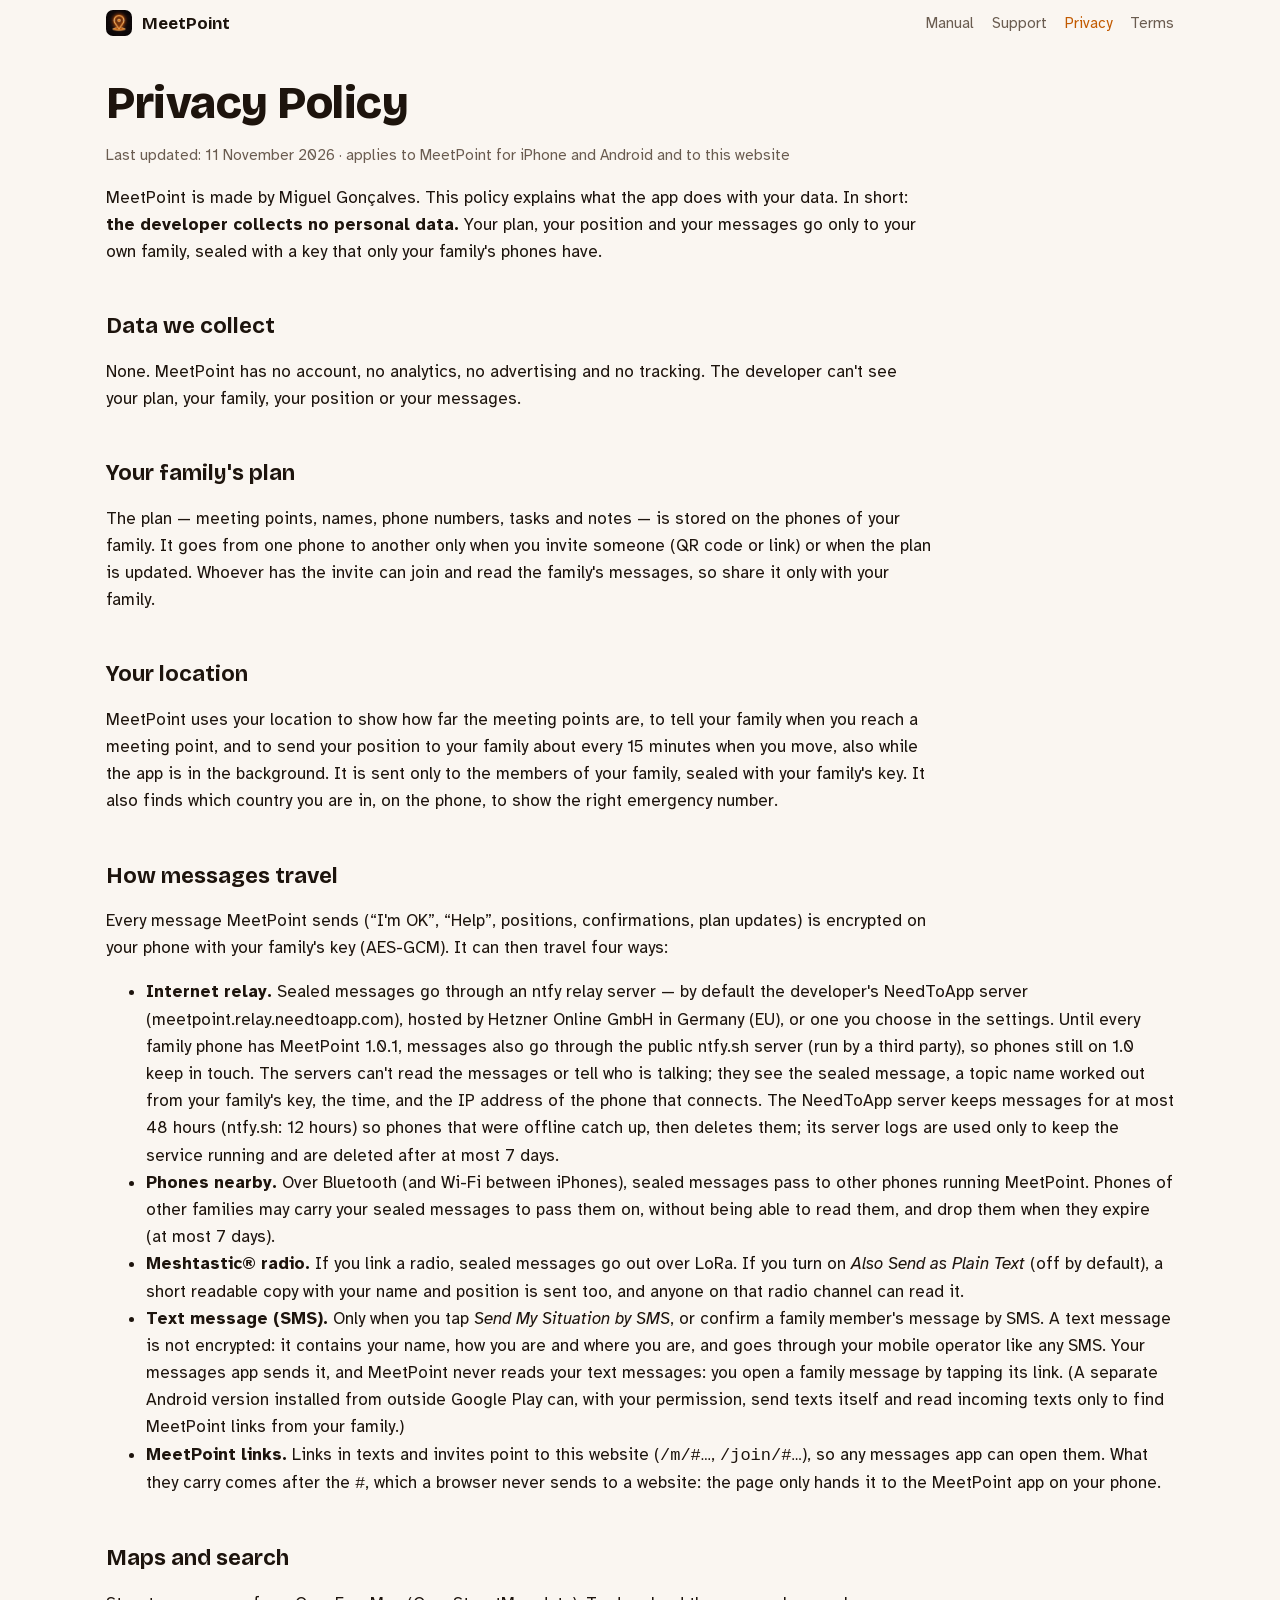
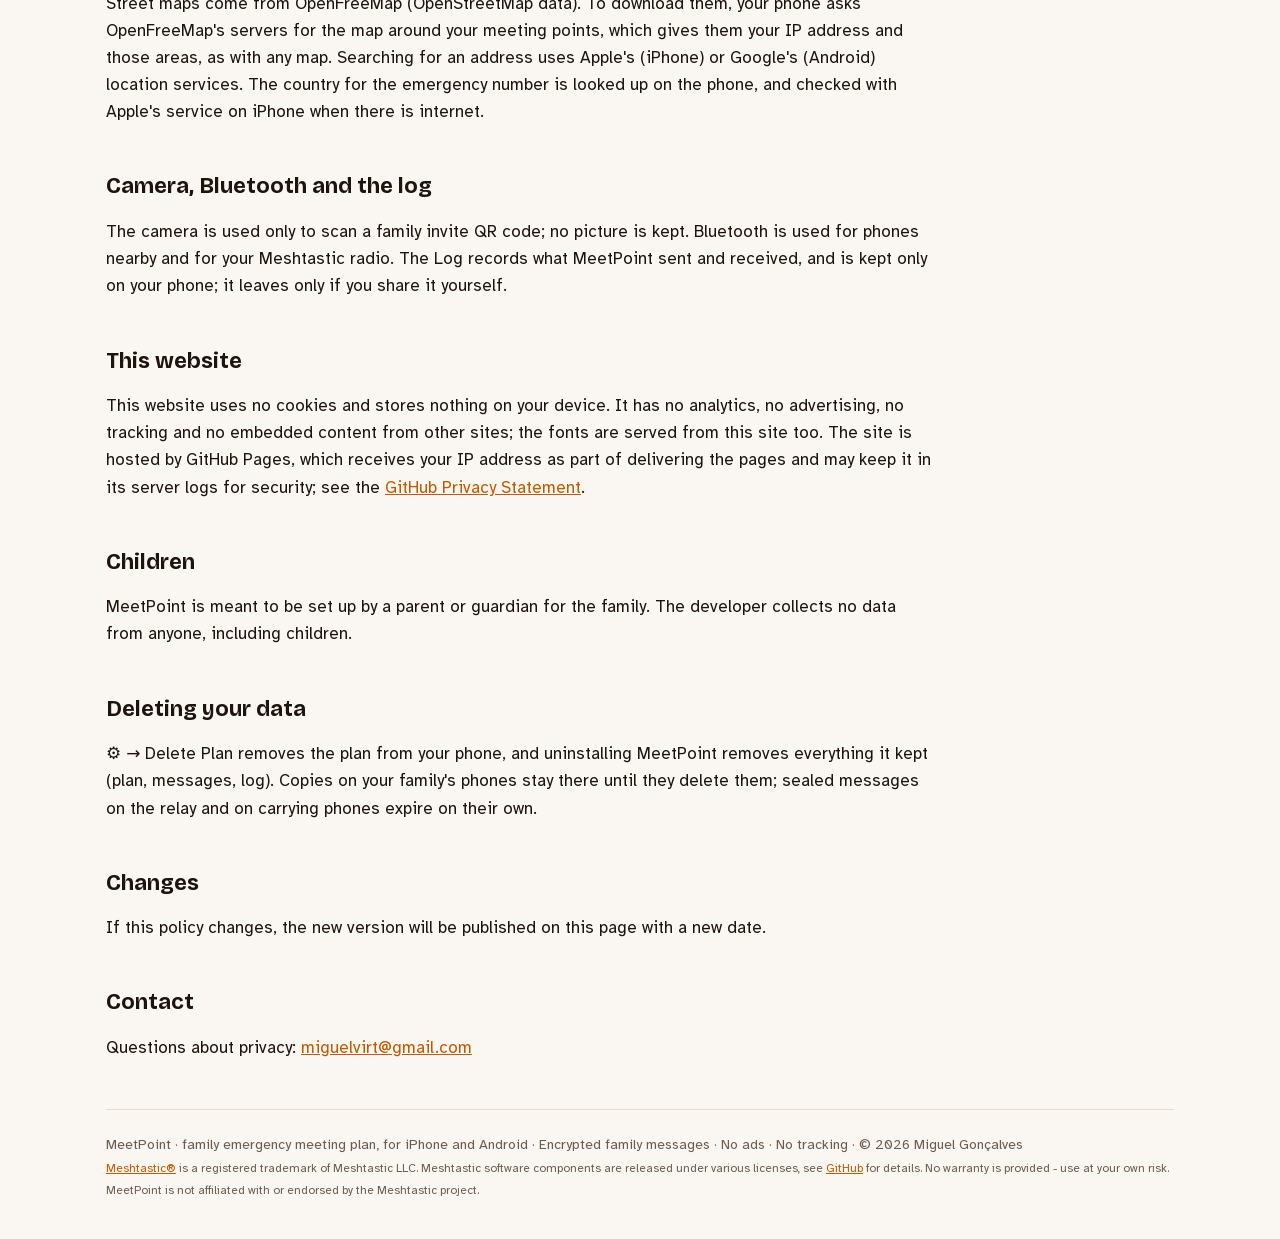
<file: privacy/index.html>
<!doctype html>
<html lang="en">
<head>
<meta charset="utf-8">
<meta name="viewport" content="width=device-width, initial-scale=1">
<title>Privacy Policy — MeetPoint</title>
<meta name="description" content="MeetPoint collects no personal data: your plan and messages stay with your family, sealed with your family's key.">
<link rel="icon" href="../manual/img/icon.png">
<link rel="stylesheet" href="../fonts/fonts.css">
<link rel="stylesheet" href="../site.css">
</head>
<body>
<div class="wrap">
<nav class="top">
  <a class="home" href="../"><img src="../manual/img/icon.png" alt="">MeetPoint</a>
  <a href="../manual/">Manual</a>
  <a href="../support/">Support</a>
  <a href="../privacy/" aria-current="page">Privacy</a>
  <a href="../terms/">Terms</a>
</nav>
<h1>Privacy Policy</h1>
<p class="updated">Last updated: 11 November 2026 · applies to MeetPoint for iPhone and Android and to this website</p>
<p>MeetPoint is made by Miguel Gonçalves. This policy explains what the app does with your data. In short: <strong>the developer collects no personal data.</strong> Your plan, your position and your messages go only to your own family, sealed with a key that only your family's phones have.</p>
<h2>Data we collect</h2>
<p>None. MeetPoint has no account, no analytics, no advertising and no tracking. The developer can't see your plan, your family, your position or your messages.</p>
<h2>Your family's plan</h2>
<p>The plan — meeting points, names, phone numbers, tasks and notes — is stored on the phones of your family. It goes from one phone to another only when you invite someone (QR code or link) or when the plan is updated. Whoever has the invite can join and read the family's messages, so share it only with your family.</p>
<h2>Your location</h2>
<p>MeetPoint uses your location to show how far the meeting points are, to tell your family when you reach a meeting point, and to send your position to your family about every 15 minutes when you move, also while the app is in the background. It is sent only to the members of your family, sealed with your family's key. It also finds which country you are in, on the phone, to show the right emergency number.</p>
<h2>How messages travel</h2>
<p>Every message MeetPoint sends (“I'm OK”, “Help”, positions, confirmations, plan updates) is encrypted on your phone with your family's key (AES-GCM). It can then travel four ways:</p>
<ul>
  <li><strong>Internet relay.</strong> Sealed messages go through an ntfy relay server — by default the developer's NeedToApp server (meetpoint.relay.needtoapp.com), hosted by Hetzner Online GmbH in Germany (EU), or one you choose in the settings. Until every family phone has MeetPoint 1.0.1, messages also go through the public ntfy.sh server (run by a third party), so phones still on 1.0 keep in touch. The servers can't read the messages or tell who is talking; they see the sealed message, a topic name worked out from your family's key, the time, and the IP address of the phone that connects. The NeedToApp server keeps messages for at most 48 hours (ntfy.sh: 12 hours) so phones that were offline catch up, then deletes them; its server logs are used only to keep the service running and are deleted after at most 7 days.</li>
  <li><strong>Phones nearby.</strong> Over Bluetooth (and Wi-Fi between iPhones), sealed messages pass to other phones running MeetPoint. Phones of other families may carry your sealed messages to pass them on, without being able to read them, and drop them when they expire (at most 7 days).</li>
  <li><strong>Meshtastic® radio.</strong> If you link a radio, sealed messages go out over LoRa. If you turn on <em>Also Send as Plain Text</em> (off by default), a short readable copy with your name and position is sent too, and anyone on that radio channel can read it.</li>
  <li><strong>Text message (SMS).</strong> Only when you tap <em>Send My Situation by SMS</em>, or confirm a family member's message by SMS. A text message is not encrypted: it contains your name, how you are and where you are, and goes through your mobile operator like any SMS. Your messages app sends it, and MeetPoint never reads your text messages: you open a family message by tapping its link. (A separate Android version installed from outside Google Play can, with your permission, send texts itself and read incoming texts only to find MeetPoint links from your family.)</li>
  <li><strong>MeetPoint links.</strong> Links in texts and invites point to this website (<code>/m/#…</code>, <code>/join/#…</code>), so any messages app can open them. What they carry comes after the <code>#</code>, which a browser never sends to a website: the page only hands it to the MeetPoint app on your phone.</li>
</ul>
<h2>Maps and search</h2>
<p>Street maps come from OpenFreeMap (OpenStreetMap data). To download them, your phone asks OpenFreeMap's servers for the map around your meeting points, which gives them your IP address and those areas, as with any map. Searching for an address uses Apple's (iPhone) or Google's (Android) location services. The country for the emergency number is looked up on the phone, and checked with Apple's service on iPhone when there is internet.</p>
<h2>Camera, Bluetooth and the log</h2>
<p>The camera is used only to scan a family invite QR code; no picture is kept. Bluetooth is used for phones nearby and for your Meshtastic radio. The Log records what MeetPoint sent and received, and is kept only on your phone; it leaves only if you share it yourself.</p>
<h2>This website</h2>
<p>This website uses no cookies and stores nothing on your device. It has no analytics, no advertising, no tracking and no embedded content from other sites; the fonts are served from this site too. The site is hosted by GitHub Pages, which receives your IP address as part of delivering the pages and may keep it in its server logs for security; see the <a href="https://docs.github.com/en/site-policy/privacy-policies/github-general-privacy-statement">GitHub Privacy Statement</a>.</p>
<h2>Children</h2>
<p>MeetPoint is meant to be set up by a parent or guardian for the family. The developer collects no data from anyone, including children.</p>
<h2>Deleting your data</h2>
<p>⚙︎ → Delete Plan removes the plan from your phone, and uninstalling MeetPoint removes everything it kept (plan, messages, log). Copies on your family's phones stay there until they delete them; sealed messages on the relay and on carrying phones expire on their own.</p>
<h2>Changes</h2>
<p>If this policy changes, the new version will be published on this page with a new date.</p>
<h2>Contact</h2>
<p>Questions about privacy: <a href="mailto:miguelvirt@gmail.com">miguelvirt@gmail.com</a></p>
<footer>MeetPoint · family emergency meeting plan, for iPhone and Android · Encrypted family messages · No ads · No tracking · © 2026 Miguel Gonçalves<br><small><a href="https://meshtastic.org">Meshtastic®</a> is a registered trademark of Meshtastic LLC. Meshtastic software components are released under various licenses, see <a href="https://github.com/meshtastic">GitHub</a> for details. No warranty is provided - use at your own risk. MeetPoint is not affiliated with or endorsed by the Meshtastic project.</small></footer>
</div>
</body>
</html>
</file>
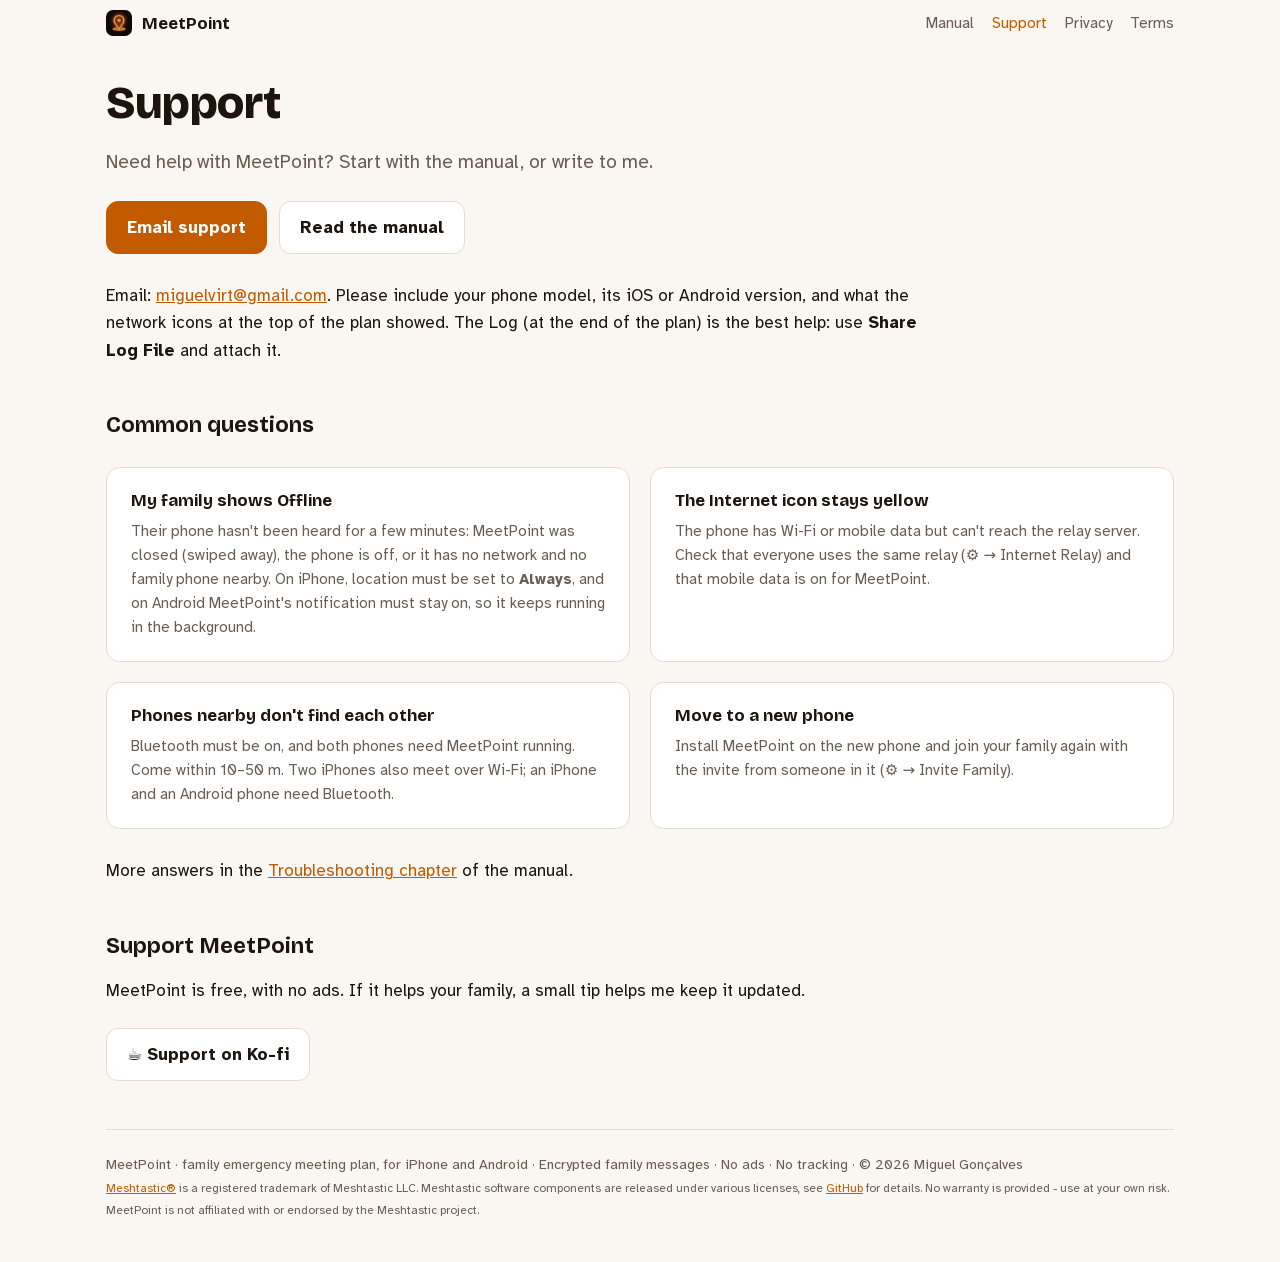
<file: support/index.html>
<!doctype html>
<html lang="en">
<head>
<meta charset="utf-8">
<meta name="viewport" content="width=device-width, initial-scale=1">
<title>Support — MeetPoint</title>
<meta name="description" content="Help and contact for MeetPoint.">
<link rel="icon" href="../manual/img/icon.png">
<link rel="stylesheet" href="../fonts/fonts.css">
<link rel="stylesheet" href="../site.css">
</head>
<body>
<div class="wrap">
<nav class="top">
  <a class="home" href="../"><img src="../manual/img/icon.png" alt="">MeetPoint</a>
  <a href="../manual/">Manual</a>
  <a href="../support/" aria-current="page">Support</a>
  <a href="../privacy/">Privacy</a>
  <a href="../terms/">Terms</a>
</nav>
<h1>Support</h1>
<p class="lede">Need help with MeetPoint? Start with the manual, or write to me.</p>
<div class="buttons">
  <a class="btn primary" href="mailto:miguelvirt@gmail.com?subject=MeetPoint%20support">Email support</a>
  <a class="btn" href="../manual/">Read the manual</a>
</div>
<p class="contact">Email: <a href="mailto:miguelvirt@gmail.com?subject=MeetPoint%20support">miguelvirt@gmail.com</a>. Please include your phone model, its iOS or Android version, and what the network icons at the top of the plan showed. The Log (at the end of the plan) is the best help: use <strong>Share Log File</strong> and attach it.</p>
<h2>Common questions</h2>
<div class="grid faq">
  <div class="card"><h3>My family shows Offline</h3><p>Their phone hasn't been heard for a few minutes: MeetPoint was closed (swiped away), the phone is off, or it has no network and no family phone nearby. On iPhone, location must be set to <strong>Always</strong>, and on Android MeetPoint's notification must stay on, so it keeps running in the background.</p></div>
  <div class="card"><h3>The Internet icon stays yellow</h3><p>The phone has Wi-Fi or mobile data but can't reach the relay server. Check that everyone uses the same relay (⚙︎ → Internet Relay) and that mobile data is on for MeetPoint.</p></div>
  <div class="card"><h3>Phones nearby don't find each other</h3><p>Bluetooth must be on, and both phones need MeetPoint running. Come within 10–50 m. Two iPhones also meet over Wi-Fi; an iPhone and an Android phone need Bluetooth.</p></div>
  <div class="card"><h3>Move to a new phone</h3><p>Install MeetPoint on the new phone and join your family again with the invite from someone in it (⚙︎ → Invite Family).</p></div>
</div>
<p>More answers in the <a href="../manual/#trouble">Troubleshooting chapter</a> of the manual.</p>
<h2>Support MeetPoint</h2>
<p>MeetPoint is free, with no ads. If it helps your family, a small tip helps me keep it updated.</p>
<div class="buttons">
  <a class="btn" href="https://ko-fi.com/needtoapp" target="_blank" rel="noopener">☕ Support on Ko-fi</a>
</div>
<footer>MeetPoint · family emergency meeting plan, for iPhone and Android · Encrypted family messages · No ads · No tracking · © 2026 Miguel Gonçalves<br><small><a href="https://meshtastic.org">Meshtastic®</a> is a registered trademark of Meshtastic LLC. Meshtastic software components are released under various licenses, see <a href="https://github.com/meshtastic">GitHub</a> for details. No warranty is provided - use at your own risk. MeetPoint is not affiliated with or endorsed by the Meshtastic project.</small></footer>
</div>
</body>
</html>
</file>
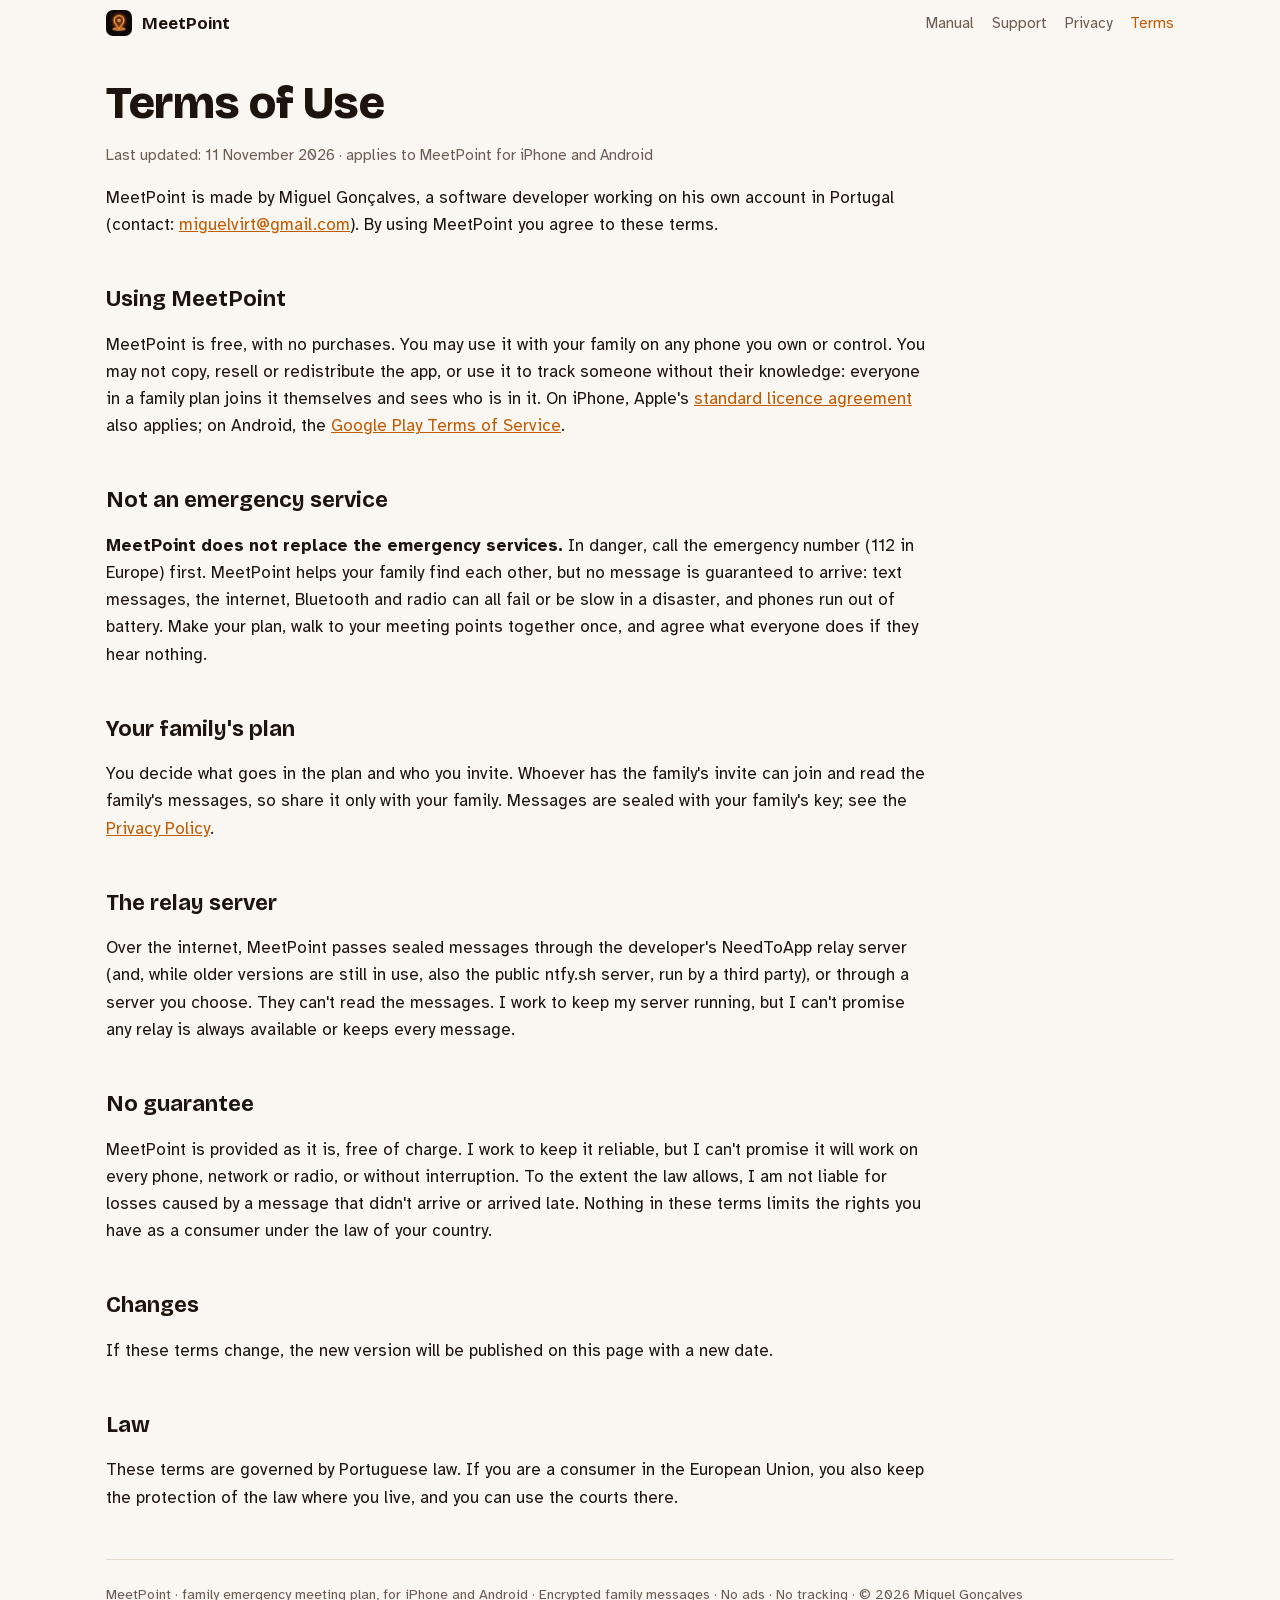
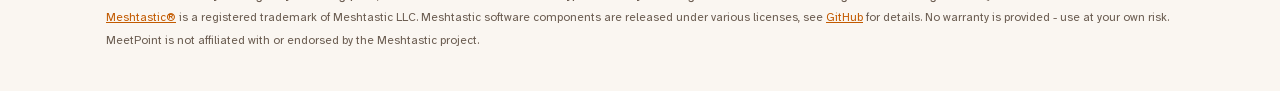
<file: terms/index.html>
<!doctype html>
<html lang="en">
<head>
<meta charset="utf-8">
<meta name="viewport" content="width=device-width, initial-scale=1">
<title>Terms of Use — MeetPoint</title>
<meta name="description" content="The terms for using MeetPoint, your family's plan for when things go wrong.">
<link rel="icon" href="../manual/img/icon.png">
<link rel="stylesheet" href="../fonts/fonts.css">
<link rel="stylesheet" href="../site.css">
</head>
<body>
<div class="wrap">
<nav class="top">
  <a class="home" href="../"><img src="../manual/img/icon.png" alt="">MeetPoint</a>
  <a href="../manual/">Manual</a>
  <a href="../support/">Support</a>
  <a href="../privacy/">Privacy</a>
  <a href="../terms/" aria-current="page">Terms</a>
</nav>
<h1>Terms of Use</h1>
<p class="updated">Last updated: 11 November 2026 · applies to MeetPoint for iPhone and Android</p>
<p>MeetPoint is made by Miguel Gonçalves, a software developer working on his own account in Portugal (contact: <a href="mailto:miguelvirt@gmail.com">miguelvirt@gmail.com</a>). By using MeetPoint you agree to these terms.</p>
<h2>Using MeetPoint</h2>
<p>MeetPoint is free, with no purchases. You may use it with your family on any phone you own or control. You may not copy, resell or redistribute the app, or use it to track someone without their knowledge: everyone in a family plan joins it themselves and sees who is in it. On iPhone, Apple's <a href="https://www.apple.com/legal/internet-services/itunes/dev/stdeula/">standard licence agreement</a> also applies; on Android, the <a href="https://play.google.com/about/play-terms/">Google Play Terms of Service</a>.</p>
<h2>Not an emergency service</h2>
<p><strong>MeetPoint does not replace the emergency services.</strong> In danger, call the emergency number (112 in Europe) first. MeetPoint helps your family find each other, but no message is guaranteed to arrive: text messages, the internet, Bluetooth and radio can all fail or be slow in a disaster, and phones run out of battery. Make your plan, walk to your meeting points together once, and agree what everyone does if they hear nothing.</p>
<h2>Your family's plan</h2>
<p>You decide what goes in the plan and who you invite. Whoever has the family's invite can join and read the family's messages, so share it only with your family. Messages are sealed with your family's key; see the <a href="../privacy/">Privacy Policy</a>.</p>
<h2>The relay server</h2>
<p>Over the internet, MeetPoint passes sealed messages through the developer's NeedToApp relay server (and, while older versions are still in use, also the public ntfy.sh server, run by a third party), or through a server you choose. They can't read the messages. I work to keep my server running, but I can't promise any relay is always available or keeps every message.</p>
<h2>No guarantee</h2>
<p>MeetPoint is provided as it is, free of charge. I work to keep it reliable, but I can't promise it will work on every phone, network or radio, or without interruption. To the extent the law allows, I am not liable for losses caused by a message that didn't arrive or arrived late. Nothing in these terms limits the rights you have as a consumer under the law of your country.</p>
<h2>Changes</h2>
<p>If these terms change, the new version will be published on this page with a new date.</p>
<h2>Law</h2>
<p>These terms are governed by Portuguese law. If you are a consumer in the European Union, you also keep the protection of the law where you live, and you can use the courts there.</p>
<footer>MeetPoint · family emergency meeting plan, for iPhone and Android · Encrypted family messages · No ads · No tracking · © 2026 Miguel Gonçalves<br><small><a href="https://meshtastic.org">Meshtastic®</a> is a registered trademark of Meshtastic LLC. Meshtastic software components are released under various licenses, see <a href="https://github.com/meshtastic">GitHub</a> for details. No warranty is provided - use at your own risk. MeetPoint is not affiliated with or endorsed by the Meshtastic project.</small></footer>
</div>
</body>
</html>
</file>
<file: fonts/fonts.css>
/* Self-hosted Google Fonts (SIL Open Font License): no requests to Google from this site. */
/* latin-ext */
@font-face {
  font-family: 'Atkinson Hyperlegible';
  font-style: italic;
  font-weight: 400;
  font-display: swap;
  src: url(../fonts/AtkinsonHyperlegible-400-italic-latin-ext.woff2) format('woff2');
  unicode-range: U+0100-02BA, U+02BD-02C5, U+02C7-02CC, U+02CE-02D7, U+02DD-02FF, U+0304, U+0308, U+0329, U+1D00-1DBF, U+1E00-1E9F, U+1EF2-1EFF, U+2020, U+20A0-20AB, U+20AD-20C4, U+2113, U+2C60-2C7F, U+A720-A7FF;
}
/* latin */
@font-face {
  font-family: 'Atkinson Hyperlegible';
  font-style: italic;
  font-weight: 400;
  font-display: swap;
  src: url(../fonts/AtkinsonHyperlegible-400-italic-latin.woff2) format('woff2');
  unicode-range: U+0000-00FF, U+0131, U+0152-0153, U+02BB-02BC, U+02C6, U+02DA, U+02DC, U+0304, U+0308, U+0329, U+2000-206F, U+20AC, U+2122, U+2191, U+2193, U+2212, U+2215, U+FEFF, U+FFFD;
}
/* latin-ext */
@font-face {
  font-family: 'Atkinson Hyperlegible';
  font-style: normal;
  font-weight: 400;
  font-display: swap;
  src: url(../fonts/AtkinsonHyperlegible-400-normal-latin-ext.woff2) format('woff2');
  unicode-range: U+0100-02BA, U+02BD-02C5, U+02C7-02CC, U+02CE-02D7, U+02DD-02FF, U+0304, U+0308, U+0329, U+1D00-1DBF, U+1E00-1E9F, U+1EF2-1EFF, U+2020, U+20A0-20AB, U+20AD-20C4, U+2113, U+2C60-2C7F, U+A720-A7FF;
}
/* latin */
@font-face {
  font-family: 'Atkinson Hyperlegible';
  font-style: normal;
  font-weight: 400;
  font-display: swap;
  src: url(../fonts/AtkinsonHyperlegible-400-normal-latin.woff2) format('woff2');
  unicode-range: U+0000-00FF, U+0131, U+0152-0153, U+02BB-02BC, U+02C6, U+02DA, U+02DC, U+0304, U+0308, U+0329, U+2000-206F, U+20AC, U+2122, U+2191, U+2193, U+2212, U+2215, U+FEFF, U+FFFD;
}
/* latin-ext */
@font-face {
  font-family: 'Atkinson Hyperlegible';
  font-style: normal;
  font-weight: 700;
  font-display: swap;
  src: url(../fonts/AtkinsonHyperlegible-700-normal-latin-ext.woff2) format('woff2');
  unicode-range: U+0100-02BA, U+02BD-02C5, U+02C7-02CC, U+02CE-02D7, U+02DD-02FF, U+0304, U+0308, U+0329, U+1D00-1DBF, U+1E00-1E9F, U+1EF2-1EFF, U+2020, U+20A0-20AB, U+20AD-20C4, U+2113, U+2C60-2C7F, U+A720-A7FF;
}
/* latin */
@font-face {
  font-family: 'Atkinson Hyperlegible';
  font-style: normal;
  font-weight: 700;
  font-display: swap;
  src: url(../fonts/AtkinsonHyperlegible-700-normal-latin.woff2) format('woff2');
  unicode-range: U+0000-00FF, U+0131, U+0152-0153, U+02BB-02BC, U+02C6, U+02DA, U+02DC, U+0304, U+0308, U+0329, U+2000-206F, U+20AC, U+2122, U+2191, U+2193, U+2212, U+2215, U+FEFF, U+FFFD;
}
/* latin-ext */
@font-face {
  font-family: 'Bricolage Grotesque';
  font-style: normal;
  font-weight: 600 800;
  font-stretch: 100%;
  font-display: swap;
  src: url(../fonts/BricolageGrotesque-600-800-normal-latin-ext.woff2) format('woff2');
  unicode-range: U+0100-02BA, U+02BD-02C5, U+02C7-02CC, U+02CE-02D7, U+02DD-02FF, U+0304, U+0308, U+0329, U+1D00-1DBF, U+1E00-1E9F, U+1EF2-1EFF, U+2020, U+20A0-20AB, U+20AD-20C4, U+2113, U+2C60-2C7F, U+A720-A7FF;
}
/* latin */
@font-face {
  font-family: 'Bricolage Grotesque';
  font-style: normal;
  font-weight: 600 800;
  font-stretch: 100%;
  font-display: swap;
  src: url(../fonts/BricolageGrotesque-600-800-normal-latin.woff2) format('woff2');
  unicode-range: U+0000-00FF, U+0131, U+0152-0153, U+02BB-02BC, U+02C6, U+02DA, U+02DC, U+0304, U+0308, U+0329, U+2000-206F, U+20AC, U+2122, U+2191, U+2193, U+2212, U+2215, U+FEFF, U+FFFD;
}
/* latin-ext */
@font-face {
  font-family: 'JetBrains Mono';
  font-style: normal;
  font-weight: 500;
  font-display: swap;
  src: url(../fonts/JetBrainsMono-500-normal-latin-ext.woff2) format('woff2');
  unicode-range: U+0100-02BA, U+02BD-02C5, U+02C7-02CC, U+02CE-02D7, U+02DD-02FF, U+0304, U+0308, U+0329, U+1D00-1DBF, U+1E00-1E9F, U+1EF2-1EFF, U+2020, U+20A0-20AB, U+20AD-20C4, U+2113, U+2C60-2C7F, U+A720-A7FF;
}
/* latin */
@font-face {
  font-family: 'JetBrains Mono';
  font-style: normal;
  font-weight: 500;
  font-display: swap;
  src: url(../fonts/JetBrainsMono-500-normal-latin.woff2) format('woff2');
  unicode-range: U+0000-00FF, U+0131, U+0152-0153, U+02BB-02BC, U+02C6, U+02DA, U+02DC, U+0304, U+0308, U+0329, U+2000-206F, U+20AC, U+2122, U+2191, U+2193, U+2212, U+2215, U+FEFF, U+FFFD;
}
</file>
<file: site.css>
:root {
  --bg: #faf6f1; --surface: #ffffff; --ink: #1d140d; --muted: #6a5c50; --line: #e6dbcf;
  --neon: #c25a00; --neon-soft: #fdeedd;
  --display: "Bricolage Grotesque", "Avenir Next", system-ui, sans-serif;
  --body: "Atkinson Hyperlegible", system-ui, -apple-system, sans-serif;
  color-scheme: light;
}
@media (prefers-color-scheme: dark) {
  :root { --bg: #0f0b08; --surface: #1a1410; --ink: #f6efe8; --muted: #b3a597; --line: #33281f;
          --neon: #ff9a3c; --neon-soft: #3a210c; color-scheme: dark; }
}
* { box-sizing: border-box; }
body { margin: 0; background: var(--bg); color: var(--ink); font: 17px/1.6 var(--body); }
a { color: var(--neon); }
/* Wide page with side gutters (same as the manual); text lines stay readable with max-width on the text itself. */
.wrap { max-width: 1180px; margin: 0 auto; padding-inline: clamp(20px, 5vw, 56px); }
p { max-width: 75ch; }
.soon-note, .card p { max-width: none; }
/* No rubber-band bounce at the top and bottom: it pulled the fixed bar down with the page. */
html, body { overscroll-behavior-y: none; }
nav.top { display: flex; align-items: center; gap: 18px; padding-block: 10px; flex-wrap: wrap; position: sticky; top: 0; z-index: 20; background: var(--bg); }
nav.top .home { display: flex; align-items: center; gap: 10px; font: 700 17px var(--display); color: var(--ink); text-decoration: none; margin-right: auto; }
nav.top .home img { width: 26px; height: 26px; border-radius: 7px; }
nav.top a:not(.home) { color: var(--muted); text-decoration: none; font-size: 15px; }
nav.top a:not(.home):hover, nav.top a[aria-current] { color: var(--neon); }
h1 { font: 800 clamp(32px, 4.5vw, 46px)/1.08 var(--display); letter-spacing: -0.01em; margin: 32px 0 14px; text-wrap: balance; }
h2 { font: 700 22px/1.25 var(--display); margin: 48px 0 12px; }
.lede { font-size: 19px; color: var(--muted); max-width: 60ch; }
.hero-icon { width: 96px; height: 96px; border-radius: 22px; margin-top: 32px; box-shadow: 0 0 0 1px var(--line), 0 10px 40px -12px var(--neon); }
.buttons { display: flex; gap: 12px; flex-wrap: wrap; margin-block: 24px; }
.btn { display: inline-block; padding: 12px 20px; border-radius: 12px; font-weight: 700; text-decoration: none; border: 1px solid var(--line); background: var(--surface); color: var(--ink); }
.stores { display: flex; flex-wrap: wrap; align-items: center; justify-content: center; gap: 12px 16px; margin-block: 24px 0; }
.store { display: inline-flex; line-height: 0; }
.store img { height: 48px; width: auto; }
.store.soon { cursor: default; }
.soon-note { flex-basis: 100%; margin: 0; text-align: center; font-size: 0.9rem; color: var(--muted); }
.btn.primary { background: var(--neon); border-color: var(--neon); color: #fff; }
video { width: 100%; aspect-ratio: 16 / 9; border-radius: 14px; background: #000; border: 1px solid var(--line); display: block; }
.grid { display: grid; grid-template-columns: repeat(auto-fit, minmax(240px, 1fr)); gap: 18px; margin-block: 28px; }
/* Support: two questions per row, with more room. */
.grid.faq { grid-template-columns: repeat(2, 1fr); gap: 20px; }
@media (max-width: 700px) { .grid.faq { grid-template-columns: 1fr; } }
.grid.faq .card { padding: 22px 24px; }
.grid.faq .card h3 { margin-bottom: 8px; }
.grid.faq .card p { line-height: 1.6; }
.card { background: var(--surface); border: 1px solid var(--line); border-radius: 14px; padding: 18px 20px; }
.card h3 { margin: 0 0 4px; font: 700 17px var(--display); }
.card p { margin: 0; color: var(--muted); font-size: 15px; }
.updated { color: var(--muted); font-size: 15px; }
.contact { margin-block: 28px; }
footer { border-top: 1px solid var(--line); margin-top: 48px; padding-block: 24px 40px; color: var(--muted); font-size: 14px; }
/* Light orange button in the dark: dark text reads better than white on it. */
@media (prefers-color-scheme: dark) { .btn.primary { color: #1d140d; } }
.hero-icon { box-shadow: 0 0 0 1px var(--line), 0 10px 40px -12px var(--neon); }
/* Privacy at a glance, under the opening text. */
.badges { list-style: none; padding: 0; margin: 20px 0 0; display: flex; flex-wrap: wrap; gap: 8px 10px; }
.badges li { background: var(--neon-soft); color: var(--ink); border: 1px solid var(--line); border-radius: 999px; padding: 6px 14px; font-size: 15px; font-weight: 700; }
.privacy { padding-left: 1.2em; max-width: 75ch; }
.privacy li { margin-block: 6px; }
</file>
